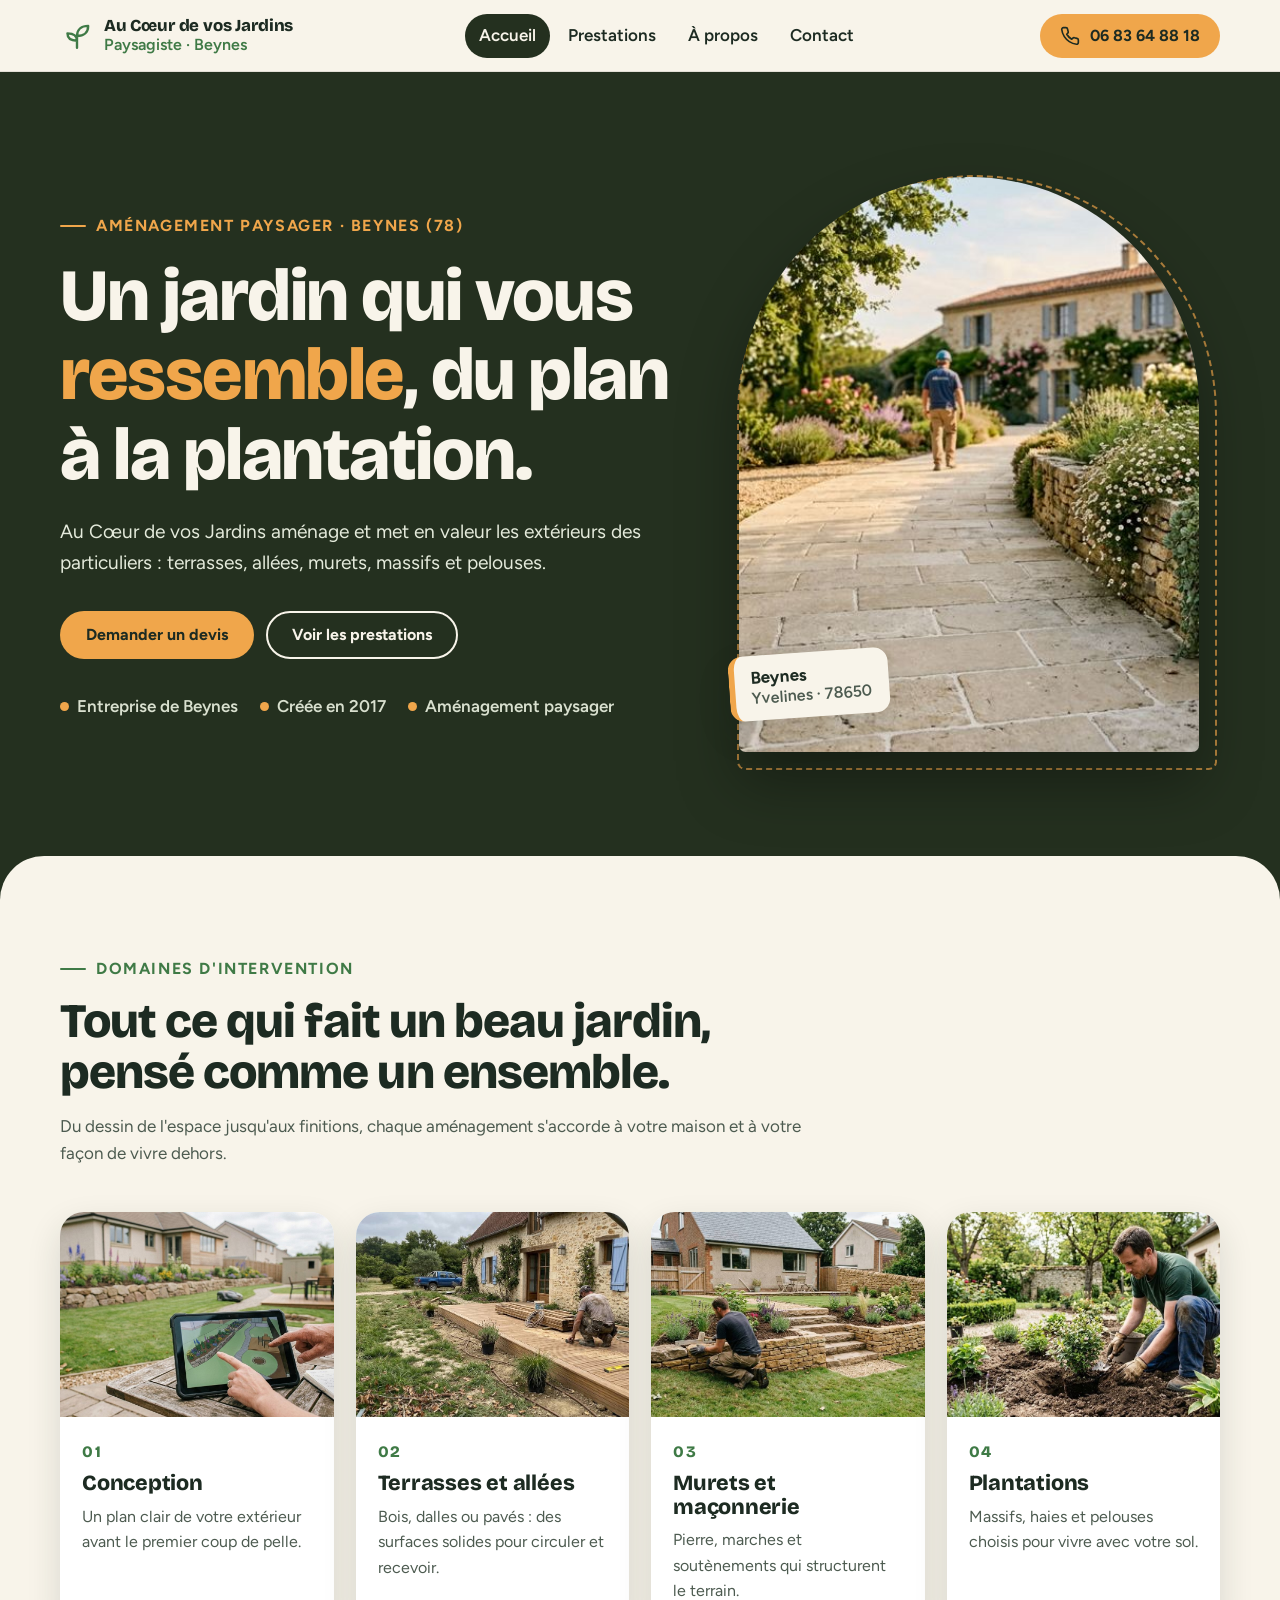
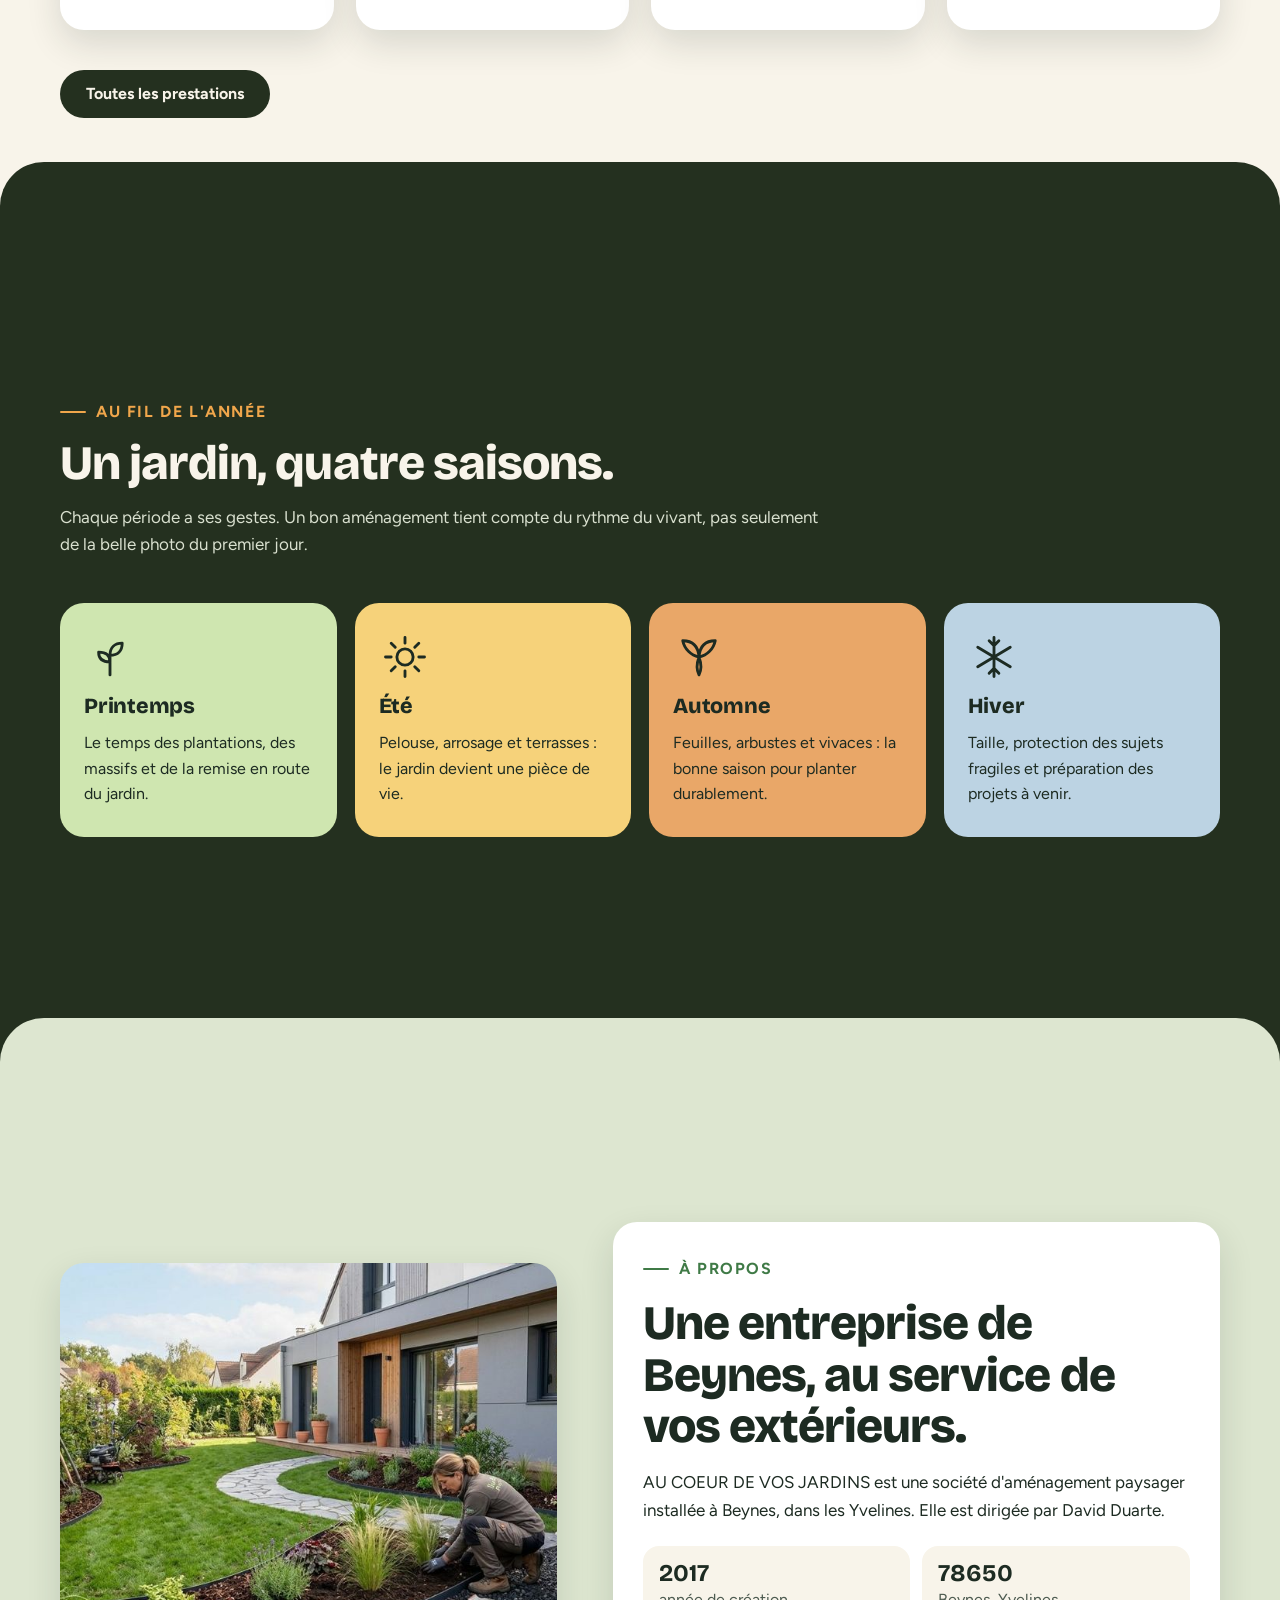
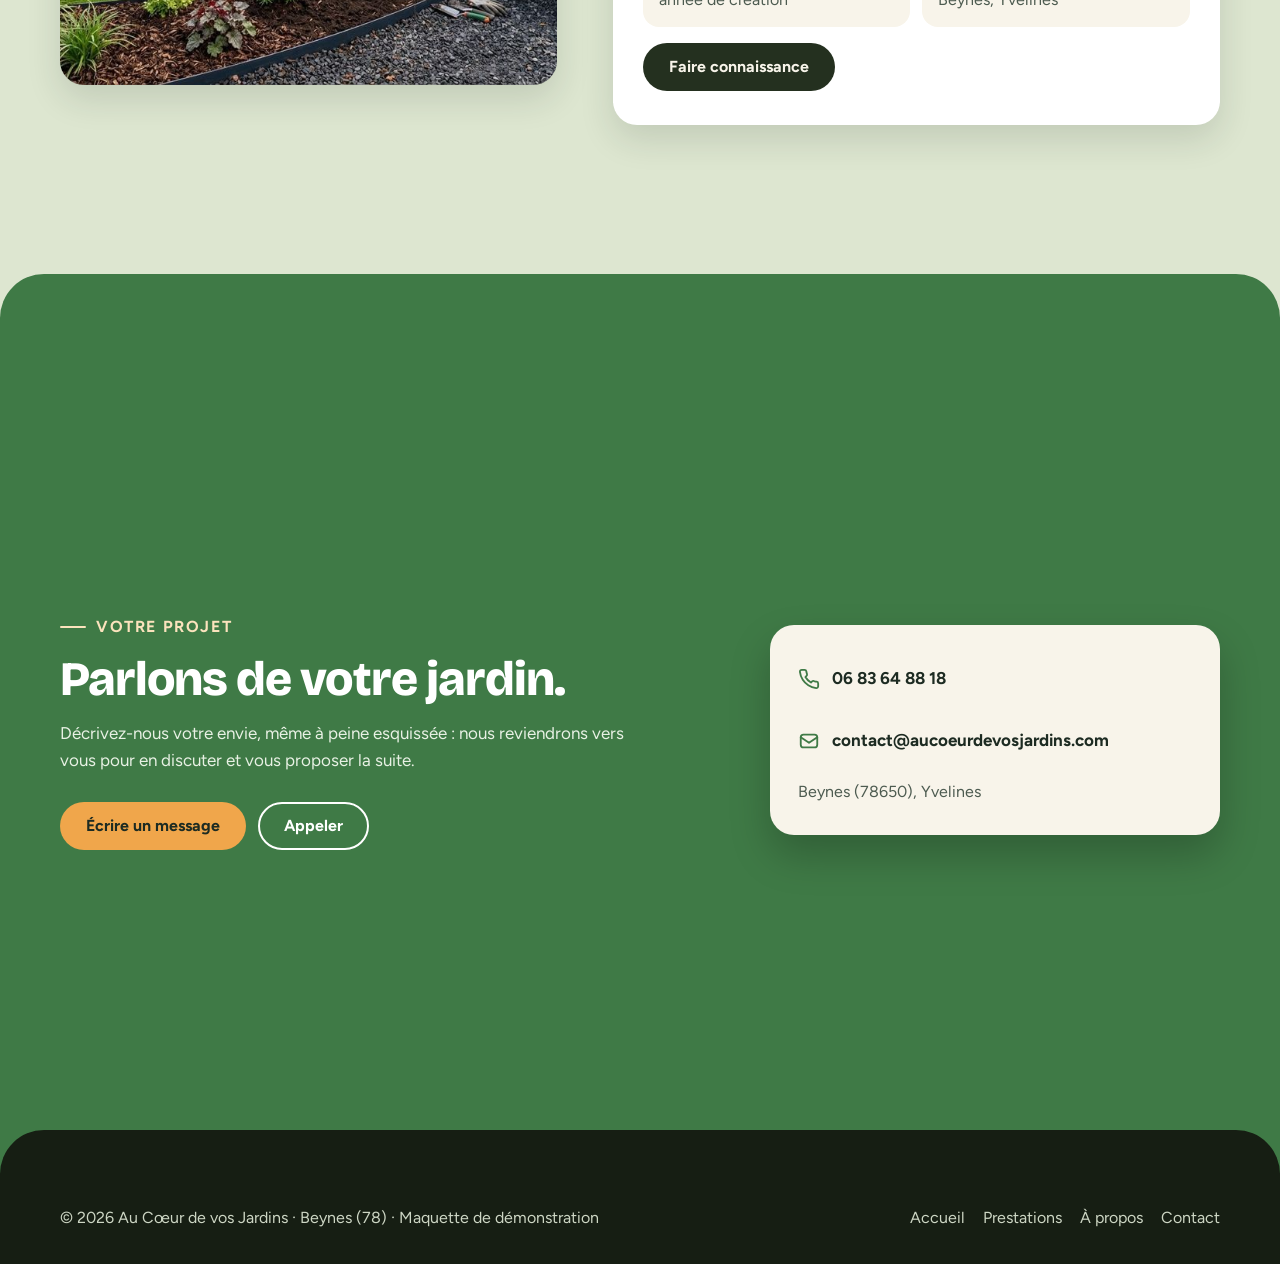
<file: index.html>
<!doctype html>
<html lang="fr">
<head>
<meta charset="utf-8">
<meta name="viewport" content="width=device-width,initial-scale=1">
<title>Au Cœur de vos Jardins, paysagiste à Beynes (78) | Aménagement paysager</title>
<meta name="description" content="Au Cœur de vos Jardins, entreprise d'aménagement paysager à Beynes (78) : conception, terrasses, allées, murets et plantations pour votre jardin.">
<meta name="robots" content="noindex, nofollow">
<link rel="icon" href="images/favicon.svg" type="image/svg+xml">
<link rel="preconnect" href="https://fonts.googleapis.com"><link rel="preconnect" href="https://fonts.gstatic.com" crossorigin>
<link href="https://fonts.googleapis.com/css2?family=Bricolage+Grotesque:opsz,wght@12..96,700;12..96,800&family=Figtree:wght@400;600;700&display=swap" rel="stylesheet">
<link rel="stylesheet" href="css/style.css">
</head>
<body>
<a class="skip" href="#contenu">Aller au contenu</a>
<header class="top">
  <div class="wrap">
    <a class="logo" href="https://webaunet.github.io/au-coeur-de-vos-jardins/" aria-label="Au Cœur de vos Jardins, accueil"><svg viewBox="0 0 64 64" aria-hidden="true"><path d="M32 54V32M32 32C32 19 41 13 53 13c0 12-8 19-21 19ZM32 41C32 31 25 27 14 27c0 10 7 14 18 14Z" fill="none" stroke="#3f7a46" stroke-width="4.5" stroke-linecap="round" stroke-linejoin="round"/></svg><span>Au Cœur de vos Jardins<small>Paysagiste · Beynes</small></span></a>
    <nav class="nav" aria-label="Navigation principale"><a href="index.html" aria-current="page">Accueil</a><a href="prestations.html">Prestations</a><a href="a-propos.html">À propos</a><a href="contact.html">Contact</a></nav>
    <div class="top-actions">
      <a class="btn btn-apricot call" href="tel:+33683648818"><svg viewBox="0 0 24 24" fill="none" stroke="currentColor" stroke-width="2" stroke-linecap="round" stroke-linejoin="round" aria-hidden="true"><path d="M22 16.9v3a2 2 0 0 1-2.2 2 19.8 19.8 0 0 1-8.6-3.1 19.5 19.5 0 0 1-6-6A19.8 19.8 0 0 1 2.1 4.2 2 2 0 0 1 4.1 2h3a2 2 0 0 1 2 1.7c.1 1 .4 1.9.7 2.8a2 2 0 0 1-.5 2.1L8.1 9.9a16 16 0 0 0 6 6l1.3-1.3a2 2 0 0 1 2.1-.4c.9.3 1.8.6 2.8.7a2 2 0 0 1 1.7 2Z"/></svg><span>06 83 64 88 18</span></a>
      <button class="burger" type="button" aria-expanded="false" aria-controls="menu" aria-label="Ouvrir le menu"><svg class="b" viewBox="0 0 24 24" fill="none" stroke="currentColor" stroke-width="2.4" stroke-linecap="round"><path d="M4 7h16M4 12h16M4 17h16"/></svg><svg class="x" viewBox="0 0 24 24" fill="none" stroke="currentColor" stroke-width="2.4" stroke-linecap="round"><path d="m6 6 12 12M18 6 6 18"/></svg></button>
    </div>
  </div>
  <nav class="menu" id="menu" aria-label="Menu mobile"><a href="index.html" aria-current="page">Accueil</a><a href="prestations.html">Prestations</a><a href="a-propos.html">À propos</a><a href="contact.html">Contact</a></nav>
</header>
<main id="contenu">
<section class="hero">
  <div class="wrap">
    <div>
      <span class="eyebrow">Aménagement paysager · Beynes (78)</span>
      <h1 style="margin-top:18px">Un jardin qui vous <em>ressemble</em>, du plan à la plantation.</h1>
      <p class="lead">Au Cœur de vos Jardins aménage et met en valeur les extérieurs des particuliers : terrasses, allées, murets, massifs et pelouses.</p>
      <div class="cta">
        <a class="btn btn-apricot" href="contact.html">Demander un devis</a>
        <a class="btn btn-line" href="prestations.html">Voir les prestations</a>
      </div>
      <ul class="hero-pts"><li>Entreprise de Beynes</li><li>Créée en 2017</li><li>Aménagement paysager</li></ul>
    </div>
    <div class="arch">
      <img src="images/allee-paves.jpg" width="1000" height="545" alt="Allée dallée bordée d'un muret en pierre et de massifs fleuris, devant une maison" fetchpriority="high">
      <div class="tag">Beynes<small>Yvelines · 78650</small></div>
    </div>
  </div>
</section>

<section class="band band-cream" id="prestations">
  <div class="wrap">
    <div class="sec-head">
      <span class="eyebrow">Domaines d'intervention</span>
      <h2>Tout ce qui fait un beau jardin, pensé comme un ensemble.</h2>
      <p>Du dessin de l'espace jusqu'aux finitions, chaque aménagement s'accorde à votre maison et à votre façon de vivre dehors.</p>
    </div>
    <div class="cards">
      <article class="card"><img src="images/conception-chantier.jpg" width="1000" height="545" loading="lazy" alt="Deux personnes consultant un plan de jardin sur une tablette, avec un jardin aménagé en arrière-plan"><div class="in"><span class="n">01</span><h3>Conception</h3><p>Un plan clair de votre extérieur avant le premier coup de pelle.</p></div></article>
      <article class="card"><img src="images/terrasse-bois.jpg" width="1000" height="545" loading="lazy" alt="Pose d'une terrasse en bois devant une maison en pierre"><div class="in"><span class="n">02</span><h3>Terrasses et allées</h3><p>Bois, dalles ou pavés : des surfaces solides pour circuler et recevoir.</p></div></article>
      <article class="card"><img src="images/maconnerie.jpg" width="1000" height="545" loading="lazy" alt="Muret en pierre sèche en cours de montage autour d'un escalier de jardin"><div class="in"><span class="n">03</span><h3>Murets et maçonnerie</h3><p>Pierre, marches et soutènements qui structurent le terrain.</p></div></article>
      <article class="card"><img src="images/plantation.jpg" width="1000" height="545" loading="lazy" alt="Jardinier plantant un végétal dans un massif de vivaces"><div class="in"><span class="n">04</span><h3>Plantations</h3><p>Massifs, haies et pelouses choisis pour vivre avec votre sol.</p></div></article>
    </div>
    <div class="more"><a class="btn btn-dark" href="prestations.html">Toutes les prestations</a></div>
  </div>
</section>

<section class="band band-moss" id="saisons">
  <div class="wrap">
    <div class="sec-head">
      <span class="eyebrow">Au fil de l'année</span>
      <h2>Un jardin, quatre saisons.</h2>
      <p>Chaque période a ses gestes. Un bon aménagement tient compte du rythme du vivant, pas seulement de la belle photo du premier jour.</p>
    </div>
    <div class="seasons">
      <div class="season s1"><svg viewBox="0 0 64 64" fill="none" stroke="#1d2b22" stroke-width="3.5" stroke-linecap="round" stroke-linejoin="round" aria-hidden="true"><path d="M32 54V30M32 30c0-10 6-15 15-15 0 9-5 15-15 15ZM32 38c0-8-5-12-14-12 0 8 5 12 14 12Z"/></svg><h3>Printemps</h3><p>Le temps des plantations, des massifs et de la remise en route du jardin.</p></div>
      <div class="season s2"><svg viewBox="0 0 64 64" fill="none" stroke="#1d2b22" stroke-width="3.5" stroke-linecap="round" aria-hidden="true"><circle cx="32" cy="32" r="10"/><path d="M32 8v7M32 49v7M8 32h7M49 32h7M15 15l5 5M44 44l5 5M49 15l-5 5M20 44l-5 5"/></svg><h3>Été</h3><p>Pelouse, arrosage et terrasses : le jardin devient une pièce de vie.</p></div>
      <div class="season s3"><svg viewBox="0 0 64 64" fill="none" stroke="#1d2b22" stroke-width="3.5" stroke-linecap="round" stroke-linejoin="round" aria-hidden="true"><path d="M32 54c-3-6-3-14 0-22 3 8 3 16 0 22ZM32 32C22 30 14 22 12 12c11 0 19 6 20 20ZM32 32c10-2 18-10 20-20-11 0-19 6-20 20Z"/></svg><h3>Automne</h3><p>Feuilles, arbustes et vivaces : la bonne saison pour planter durablement.</p></div>
      <div class="season s4"><svg viewBox="0 0 64 64" fill="none" stroke="#1d2b22" stroke-width="3.5" stroke-linecap="round" aria-hidden="true"><path d="M32 8v48M12 20l40 24M12 44l40-24M26 12l6 6 6-6M26 52l6-6 6 6"/></svg><h3>Hiver</h3><p>Taille, protection des sujets fragiles et préparation des projets à venir.</p></div>
    </div>
  </div>
</section>

<section class="band band-sage" id="a-propos">
  <div class="wrap about">
    <div class="about-photo"><img src="images/creation.jpg" width="1000" height="545" loading="lazy" alt="Jardinier travaillant un massif au bord d'une pelouse sinueuse devant une maison contemporaine"></div>
    <div class="about-card">
      <span class="eyebrow">À propos</span>
      <h2>Une entreprise de Beynes, au service de vos extérieurs.</h2>
      <p>AU COEUR DE VOS JARDINS est une société d'aménagement paysager installée à Beynes, dans les Yvelines. Elle est dirigée par David Duarte.</p>
      <div class="facts"><div class="fact"><b>2017</b><span>année de création</span></div><div class="fact"><b>78650</b><span>Beynes, Yvelines</span></div></div>
      <a class="btn btn-dark" href="a-propos.html" style="justify-self:start">Faire connaissance</a>
    </div>
  </div>
</section>

<section class="band band-leaf" id="contact">
  <div class="wrap cta-band">
    <div>
      <span class="eyebrow">Votre projet</span>
      <h2 style="margin-top:14px">Parlons de votre jardin.</h2>
      <p>Décrivez-nous votre envie, même à peine esquissée : nous reviendrons vers vous pour en discuter et vous proposer la suite.</p>
      <div class="cta" style="margin-top:28px"><a class="btn btn-apricot" href="contact.html">Écrire un message</a><a class="btn btn-line" href="tel:+33683648818">Appeler</a></div>
    </div>
    <div class="cta-card">
      <a class="line" href="tel:+33683648818"><svg viewBox="0 0 24 24" fill="none" stroke="currentColor" stroke-width="2" stroke-linecap="round" stroke-linejoin="round" aria-hidden="true"><path d="M22 16.9v3a2 2 0 0 1-2.2 2 19.8 19.8 0 0 1-8.6-3.1 19.5 19.5 0 0 1-6-6A19.8 19.8 0 0 1 2.1 4.2 2 2 0 0 1 4.1 2h3a2 2 0 0 1 2 1.7c.1 1 .4 1.9.7 2.8a2 2 0 0 1-.5 2.1L8.1 9.9a16 16 0 0 0 6 6l1.3-1.3a2 2 0 0 1 2.1-.4c.9.3 1.8.6 2.8.7a2 2 0 0 1 1.7 2Z"/></svg>06 83 64 88 18</a>
      <a class="line" href="mailto:contact@aucoeurdevosjardins.com"><svg viewBox="0 0 24 24" fill="none" stroke="currentColor" stroke-width="2" stroke-linecap="round" stroke-linejoin="round" aria-hidden="true"><rect x="3" y="5" width="18" height="14" rx="3"/><path d="m3 8 9 6 9-6"/></svg>contact@aucoeurdevosjardins.com</a>
      <p style="color:var(--muted);margin:0;font-size:1rem">Beynes (78650), Yvelines</p>
    </div>
  </div>
</section>
</main>
<footer class="foot">
  <div class="wrap">
    <span>© <span id="an">2026</span> Au Cœur de vos Jardins · Beynes (78) · Maquette de démonstration</span>
    <nav aria-label="Pied de page"><a href="index.html">Accueil</a><a href="prestations.html">Prestations</a><a href="a-propos.html">À propos</a><a href="contact.html">Contact</a></nav>
  </div>
</footer>
<script src="js/main.js"></script>
</body>
</html>
</file>
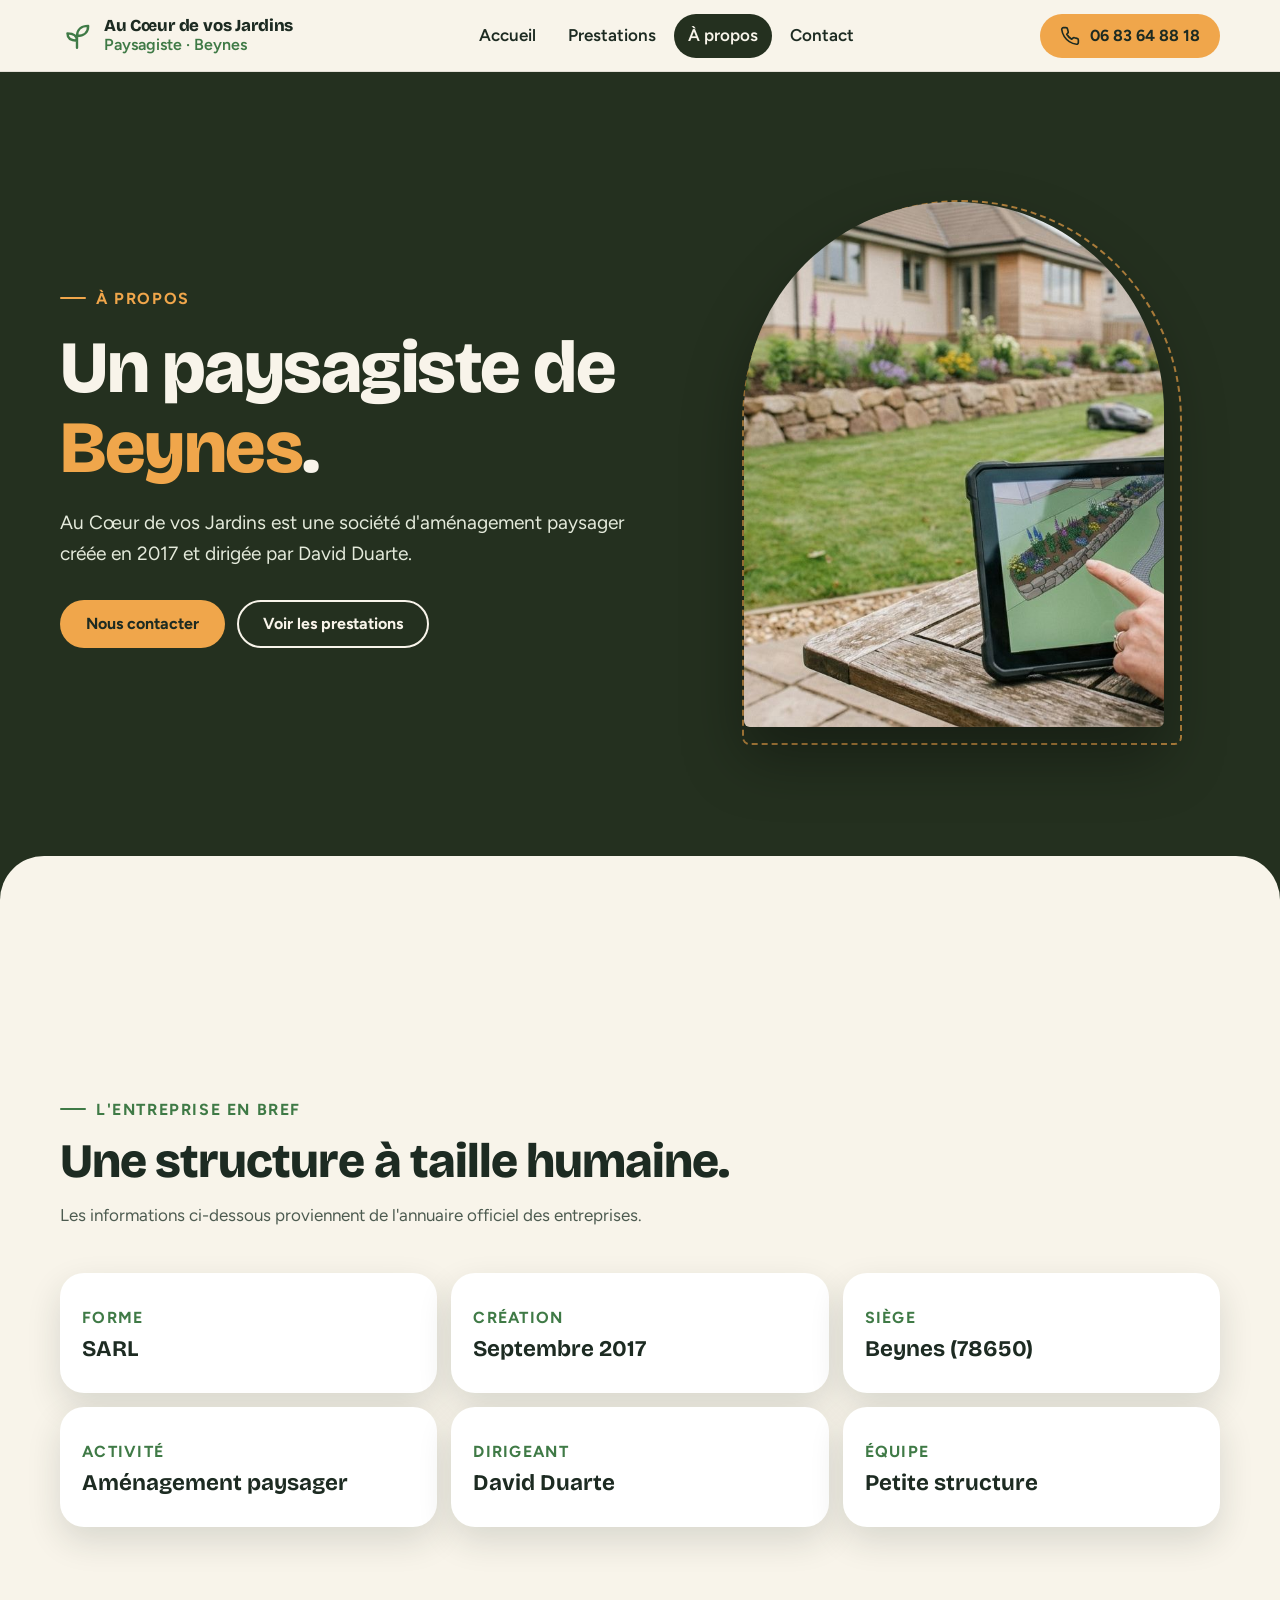
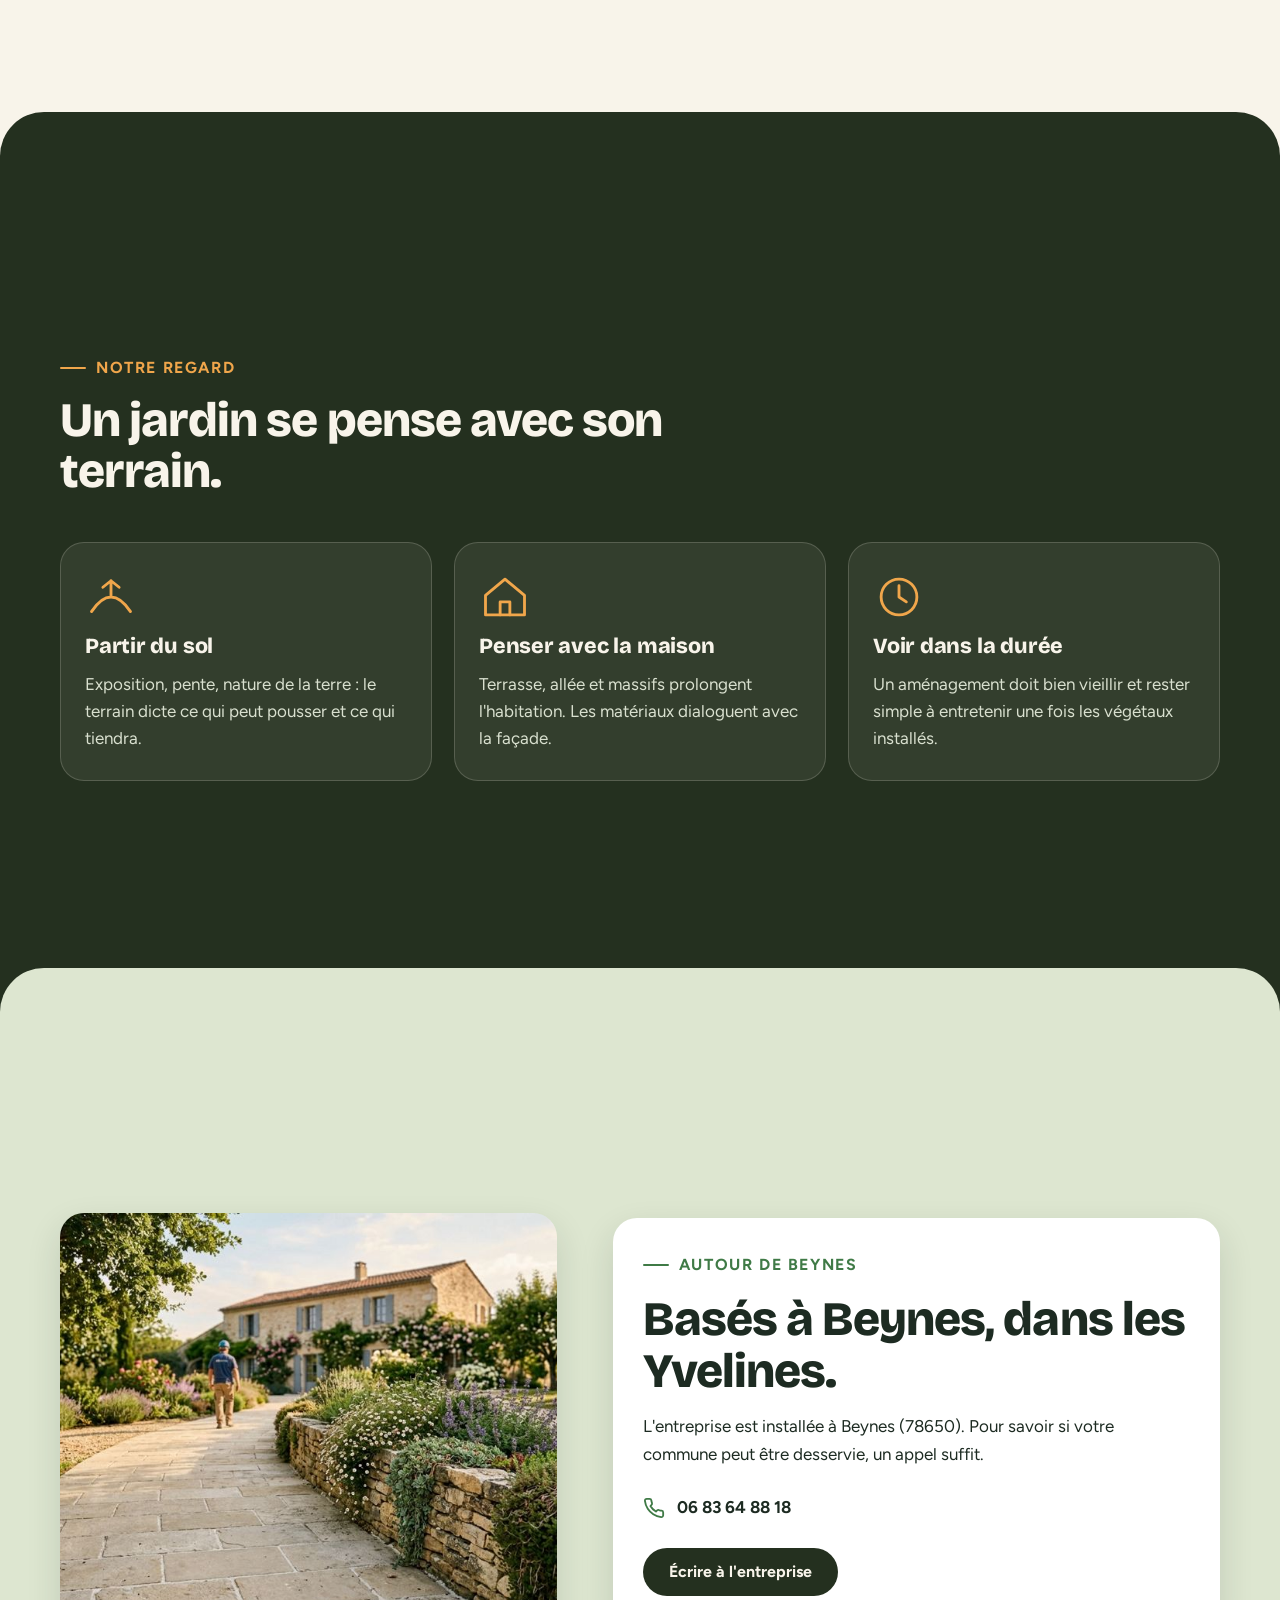
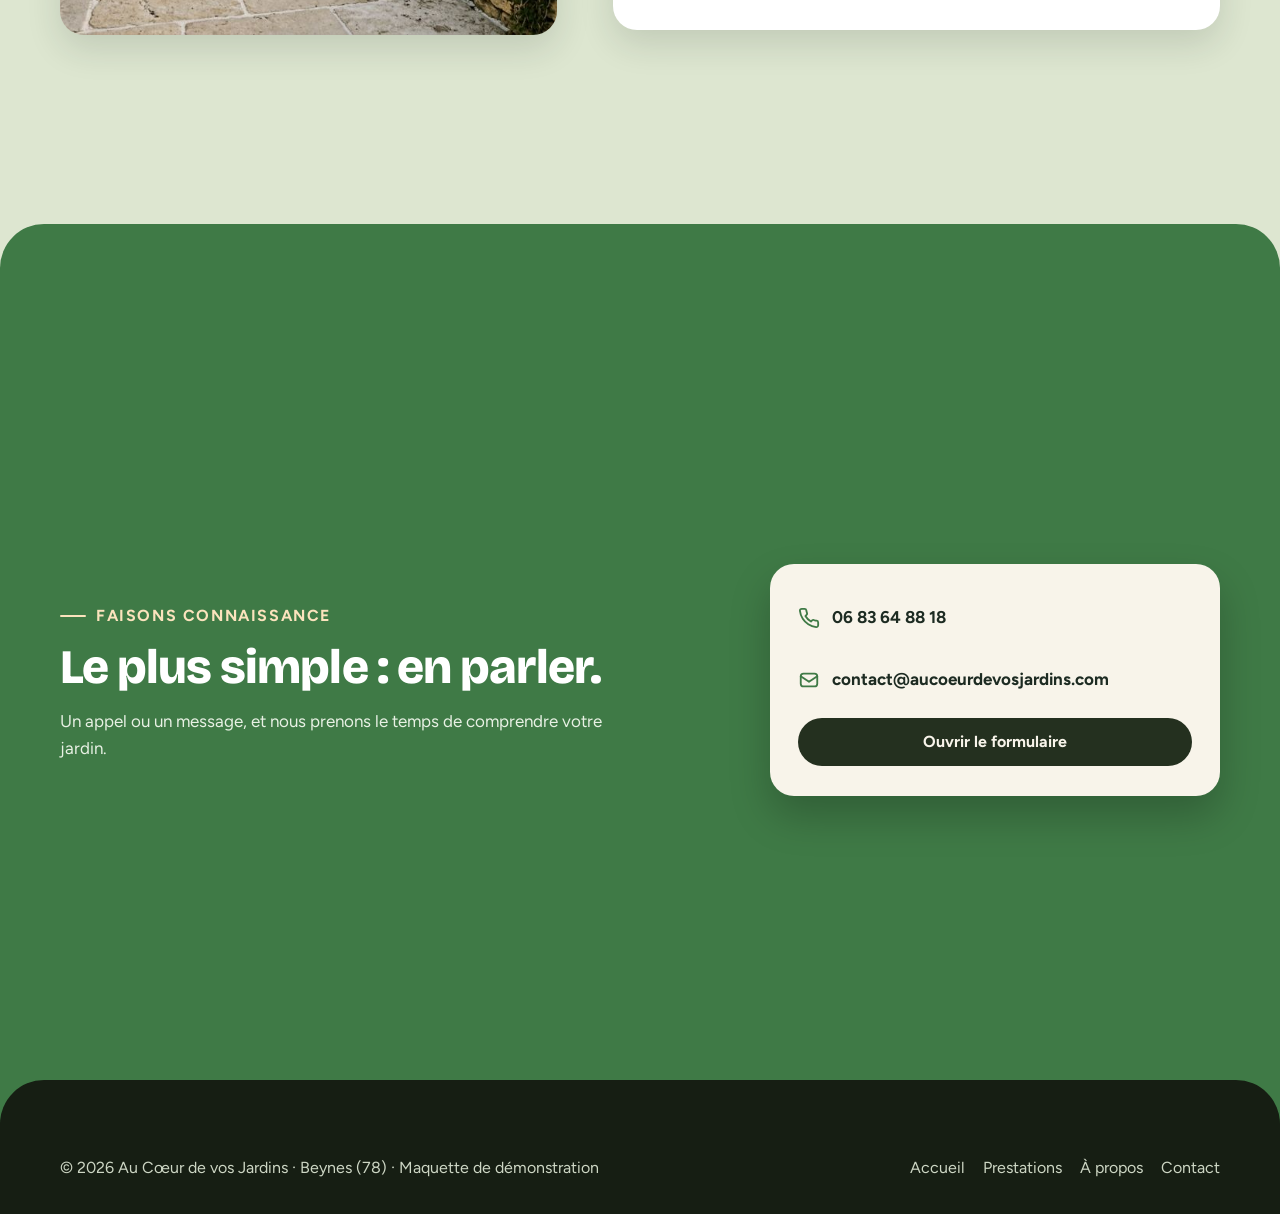
<file: a-propos.html>
<!doctype html>
<html lang="fr">
<head>
<meta charset="utf-8">
<meta name="viewport" content="width=device-width,initial-scale=1">
<title>À propos | Au Cœur de vos Jardins, paysagiste à Beynes (78)</title>
<meta name="description" content="Au Cœur de vos Jardins, société d'aménagement paysager créée en 2017 à Beynes (78), dirigée par David Duarte.">
<meta name="robots" content="noindex, nofollow">
<link rel="icon" href="images/favicon.svg" type="image/svg+xml">
<link rel="preconnect" href="https://fonts.googleapis.com"><link rel="preconnect" href="https://fonts.gstatic.com" crossorigin>
<link href="https://fonts.googleapis.com/css2?family=Bricolage+Grotesque:opsz,wght@12..96,700;12..96,800&family=Figtree:wght@400;600;700&display=swap" rel="stylesheet">
<link rel="stylesheet" href="css/style.css">
</head>
<body>
<a class="skip" href="#contenu">Aller au contenu</a>
<header class="top">
  <div class="wrap">
    <a class="logo" href="https://webaunet.github.io/au-coeur-de-vos-jardins/" aria-label="Au Cœur de vos Jardins, accueil"><svg viewBox="0 0 64 64" aria-hidden="true"><path d="M32 54V32M32 32C32 19 41 13 53 13c0 12-8 19-21 19ZM32 41C32 31 25 27 14 27c0 10 7 14 18 14Z" fill="none" stroke="#3f7a46" stroke-width="4.5" stroke-linecap="round" stroke-linejoin="round"/></svg><span>Au Cœur de vos Jardins<small>Paysagiste · Beynes</small></span></a>
    <nav class="nav" aria-label="Navigation principale"><a href="index.html">Accueil</a><a href="prestations.html">Prestations</a><a href="a-propos.html" aria-current="page">À propos</a><a href="contact.html">Contact</a></nav>
    <div class="top-actions">
      <a class="btn btn-apricot call" href="tel:+33683648818"><svg viewBox="0 0 24 24" fill="none" stroke="currentColor" stroke-width="2" stroke-linecap="round" stroke-linejoin="round" aria-hidden="true"><path d="M22 16.9v3a2 2 0 0 1-2.2 2 19.8 19.8 0 0 1-8.6-3.1 19.5 19.5 0 0 1-6-6A19.8 19.8 0 0 1 2.1 4.2 2 2 0 0 1 4.1 2h3a2 2 0 0 1 2 1.7c.1 1 .4 1.9.7 2.8a2 2 0 0 1-.5 2.1L8.1 9.9a16 16 0 0 0 6 6l1.3-1.3a2 2 0 0 1 2.1-.4c.9.3 1.8.6 2.8.7a2 2 0 0 1 1.7 2Z"/></svg><span>06 83 64 88 18</span></a>
      <button class="burger" type="button" aria-expanded="false" aria-controls="menu" aria-label="Ouvrir le menu"><svg class="b" viewBox="0 0 24 24" fill="none" stroke="currentColor" stroke-width="2.4" stroke-linecap="round"><path d="M4 7h16M4 12h16M4 17h16"/></svg><svg class="x" viewBox="0 0 24 24" fill="none" stroke="currentColor" stroke-width="2.4" stroke-linecap="round"><path d="m6 6 12 12M18 6 6 18"/></svg></button>
    </div>
  </div>
  <nav class="menu" id="menu" aria-label="Menu mobile"><a href="index.html">Accueil</a><a href="prestations.html">Prestations</a><a href="a-propos.html" aria-current="page">À propos</a><a href="contact.html">Contact</a></nav>
</header>
<main id="contenu">
<section class="page-head">
  <div class="wrap ph-grid">
    <div>
      <span class="eyebrow">À propos</span>
      <h1 style="margin-top:18px">Un paysagiste de <em>Beynes</em>.</h1>
      <p class="lead">Au Cœur de vos Jardins est une société d'aménagement paysager créée en 2017 et dirigée par David Duarte.</p>
      <div class="cta"><a class="btn btn-apricot" href="contact.html">Nous contacter</a><a class="btn btn-line" href="prestations.html">Voir les prestations</a></div>
    </div>
    <div class="arch"><img src="images/conception-chantier.jpg" width="1000" height="545" alt="Deux personnes consultant le plan d'un jardin sur une tablette" fetchpriority="high"></div>
  </div>
</section>

<section class="band band-cream" id="en-bref">
  <div class="wrap">
    <div class="sec-head"><span class="eyebrow">L'entreprise en bref</span><h2>Une structure à taille humaine.</h2><p>Les informations ci-dessous proviennent de l'annuaire officiel des entreprises.</p></div>
    <div class="idcards">
      <div class="idc"><span>Forme</span><b>SARL</b></div>
      <div class="idc"><span>Création</span><b>Septembre 2017</b></div>
      <div class="idc"><span>Siège</span><b>Beynes (78650)</b></div>
      <div class="idc"><span>Activité</span><b>Aménagement paysager</b></div>
      <div class="idc"><span>Dirigeant</span><b>David Duarte</b></div>
      <div class="idc"><span>Équipe</span><b>Petite structure</b></div>
    </div>
  </div>
</section>

<section class="band band-moss" id="regard">
  <div class="wrap">
    <div class="sec-head"><span class="eyebrow">Notre regard</span><h2>Un jardin se pense avec son terrain.</h2></div>
    <div class="trio principles">
      <div class="pr"><svg viewBox="0 0 64 64" fill="none" stroke="#f0a64b" stroke-width="3.5" stroke-linecap="round" stroke-linejoin="round" aria-hidden="true"><path d="M8 50c8-12 16-18 24-18s16 6 24 18M32 32V12M22 20l10-8 10 8"/></svg><h3>Partir du sol</h3><p>Exposition, pente, nature de la terre : le terrain dicte ce qui peut pousser et ce qui tiendra.</p></div>
      <div class="pr"><svg viewBox="0 0 64 64" fill="none" stroke="#f0a64b" stroke-width="3.5" stroke-linecap="round" stroke-linejoin="round" aria-hidden="true"><path d="M8 30 32 10l24 20v24H8Z"/><path d="M26 54V38h12v16"/></svg><h3>Penser avec la maison</h3><p>Terrasse, allée et massifs prolongent l'habitation. Les matériaux dialoguent avec la façade.</p></div>
      <div class="pr"><svg viewBox="0 0 64 64" fill="none" stroke="#f0a64b" stroke-width="3.5" stroke-linecap="round" stroke-linejoin="round" aria-hidden="true"><circle cx="32" cy="32" r="22"/><path d="M32 18v14l9 6"/></svg><h3>Voir dans la durée</h3><p>Un aménagement doit bien vieillir et rester simple à entretenir une fois les végétaux installés.</p></div>
    </div>
  </div>
</section>

<section class="band band-sage" id="beynes">
  <div class="wrap about">
    <div class="about-photo"><img src="images/allee-paves.jpg" width="1000" height="545" alt="Allée dallée bordée d'un muret en pierre et de massifs devant une maison" loading="lazy"></div>
    <div class="about-card">
      <span class="eyebrow">Autour de Beynes</span>
      <h2>Basés à Beynes, dans les Yvelines.</h2>
      <p>L'entreprise est installée à Beynes (78650). Pour savoir si votre commune peut être desservie, un appel suffit.</p>
      <a class="line-link" href="tel:+33683648818"><svg viewBox="0 0 24 24" fill="none" stroke="currentColor" stroke-width="2" stroke-linecap="round" stroke-linejoin="round" aria-hidden="true"><path d="M22 16.9v3a2 2 0 0 1-2.2 2 19.8 19.8 0 0 1-8.6-3.1 19.5 19.5 0 0 1-6-6A19.8 19.8 0 0 1 2.1 4.2 2 2 0 0 1 4.1 2h3a2 2 0 0 1 2 1.7c.1 1 .4 1.9.7 2.8a2 2 0 0 1-.5 2.1L8.1 9.9a16 16 0 0 0 6 6l1.3-1.3a2 2 0 0 1 2.1-.4c.9.3 1.8.6 2.8.7a2 2 0 0 1 1.7 2Z"/></svg>06 83 64 88 18</a>
      <a class="btn btn-dark" href="contact.html" style="justify-self:start">Écrire à l'entreprise</a>
    </div>
  </div>
</section>

<section class="band band-leaf" id="rencontre">
  <div class="wrap cta-band">
    <div><span class="eyebrow">Faisons connaissance</span><h2 style="margin-top:14px">Le plus simple : en parler.</h2><p>Un appel ou un message, et nous prenons le temps de comprendre votre jardin.</p></div>
    <div class="cta-card"><a class="line" href="tel:+33683648818"><svg viewBox="0 0 24 24" fill="none" stroke="currentColor" stroke-width="2" stroke-linecap="round" stroke-linejoin="round" aria-hidden="true"><path d="M22 16.9v3a2 2 0 0 1-2.2 2 19.8 19.8 0 0 1-8.6-3.1 19.5 19.5 0 0 1-6-6A19.8 19.8 0 0 1 2.1 4.2 2 2 0 0 1 4.1 2h3a2 2 0 0 1 2 1.7c.1 1 .4 1.9.7 2.8a2 2 0 0 1-.5 2.1L8.1 9.9a16 16 0 0 0 6 6l1.3-1.3a2 2 0 0 1 2.1-.4c.9.3 1.8.6 2.8.7a2 2 0 0 1 1.7 2Z"/></svg>06 83 64 88 18</a><a class="line" href="mailto:contact@aucoeurdevosjardins.com"><svg viewBox="0 0 24 24" fill="none" stroke="currentColor" stroke-width="2" stroke-linecap="round" stroke-linejoin="round" aria-hidden="true"><rect x="3" y="5" width="18" height="14" rx="3"/><path d="m3 8 9 6 9-6"/></svg>contact@aucoeurdevosjardins.com</a><a class="btn btn-dark" href="contact.html">Ouvrir le formulaire</a></div>
  </div>
</section>
</main>
<footer class="foot">
  <div class="wrap">
    <span>© <span id="an">2026</span> Au Cœur de vos Jardins · Beynes (78) · Maquette de démonstration</span>
    <nav aria-label="Pied de page"><a href="index.html">Accueil</a><a href="prestations.html">Prestations</a><a href="a-propos.html">À propos</a><a href="contact.html">Contact</a></nav>
  </div>
</footer>
<script src="js/main.js"></script>
</body>
</html>
</file>
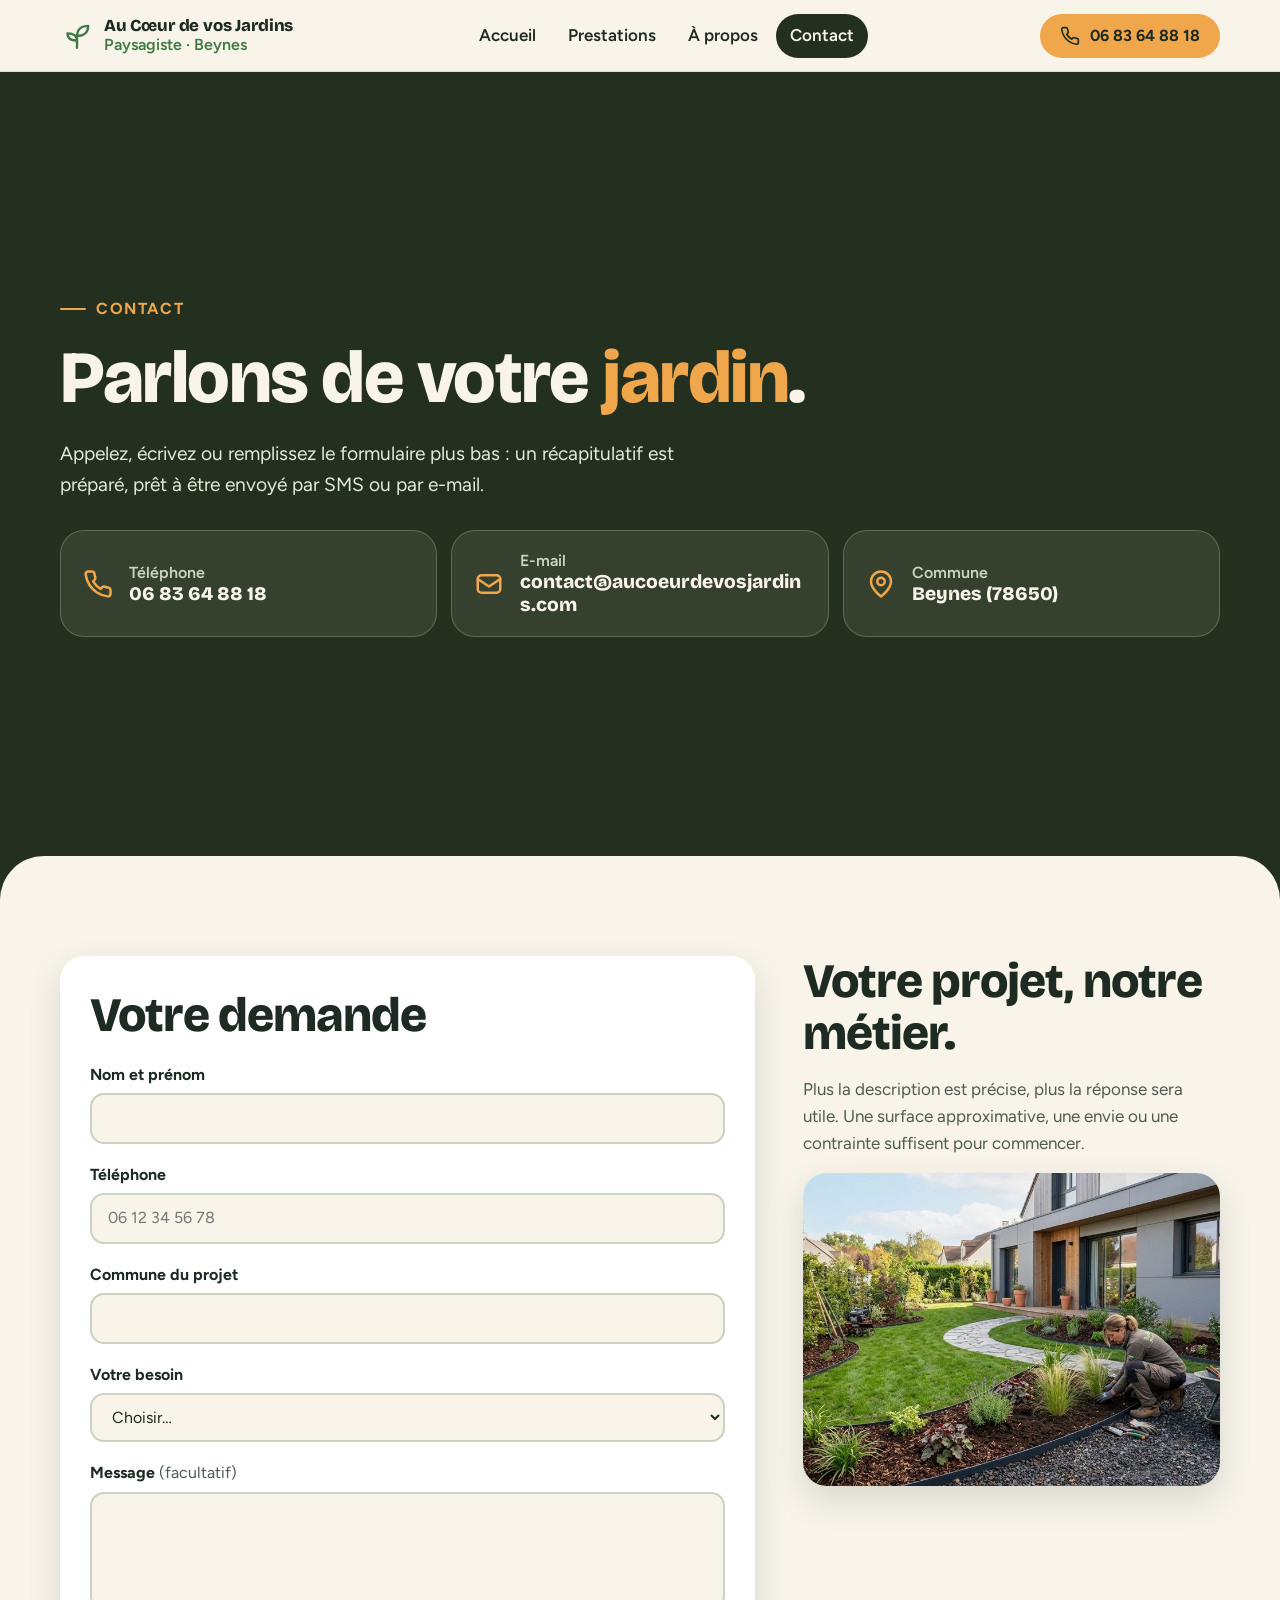
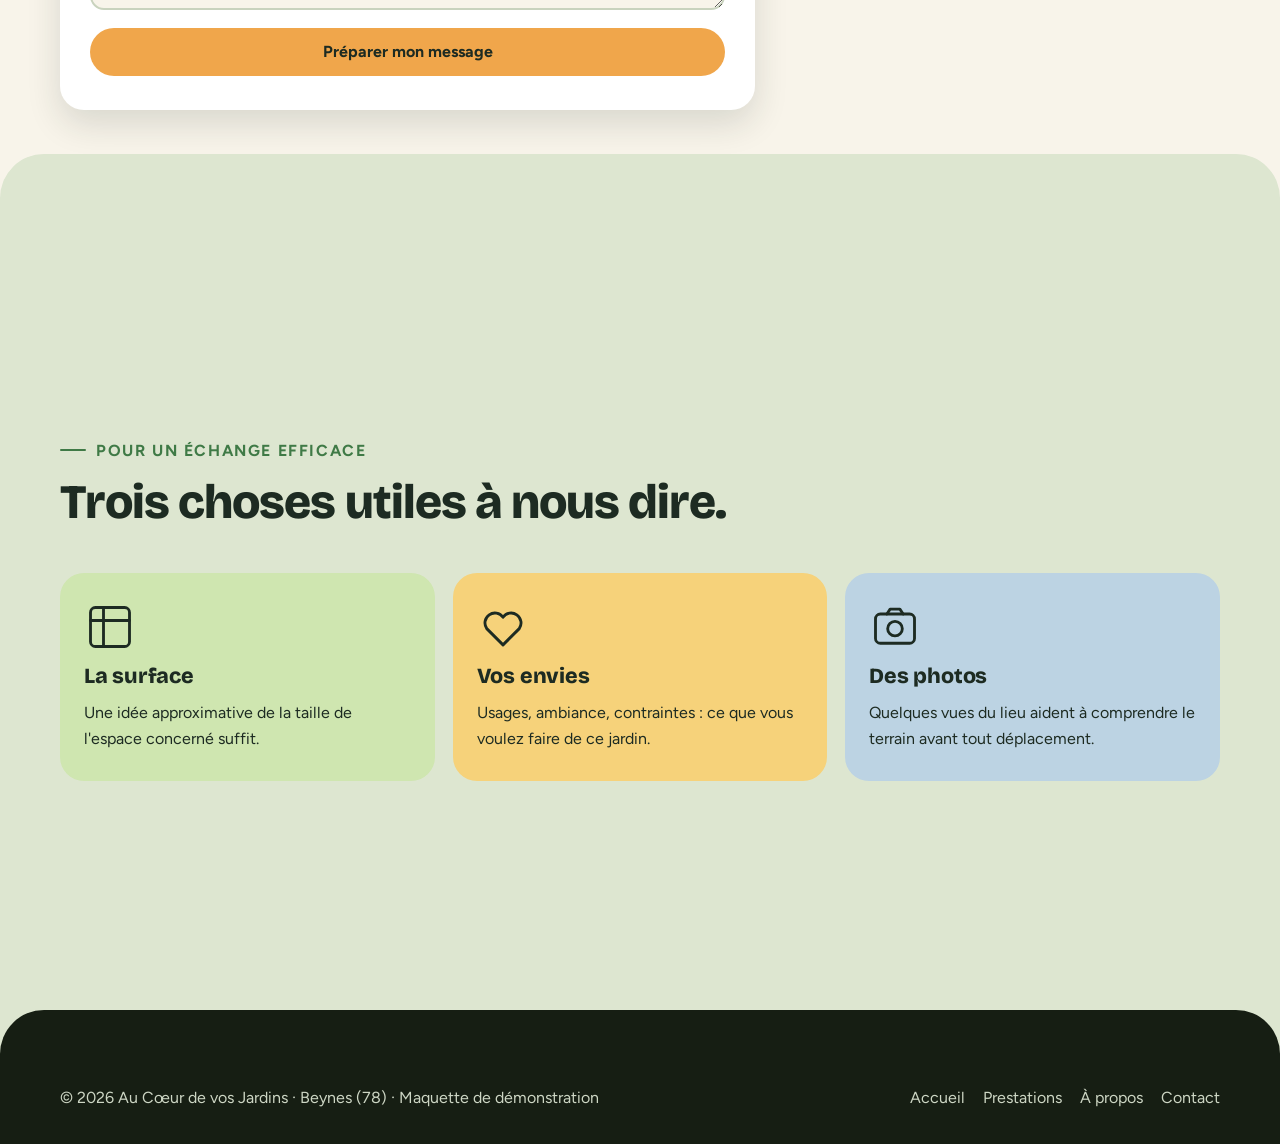
<file: contact.html>
<!doctype html>
<html lang="fr">
<head>
<meta charset="utf-8">
<meta name="viewport" content="width=device-width,initial-scale=1">
<title>Contact et devis | Au Cœur de vos Jardins, Beynes (78)</title>
<meta name="description" content="Contactez Au Cœur de vos Jardins à Beynes (78) : formulaire de demande, téléphone et e-mail pour votre projet de jardin.">
<meta name="robots" content="noindex, nofollow">
<link rel="icon" href="images/favicon.svg" type="image/svg+xml">
<link rel="preconnect" href="https://fonts.googleapis.com"><link rel="preconnect" href="https://fonts.gstatic.com" crossorigin>
<link href="https://fonts.googleapis.com/css2?family=Bricolage+Grotesque:opsz,wght@12..96,700;12..96,800&family=Figtree:wght@400;600;700&display=swap" rel="stylesheet">
<link rel="stylesheet" href="css/style.css">
</head>
<body>
<a class="skip" href="#contenu">Aller au contenu</a>
<header class="top">
  <div class="wrap">
    <a class="logo" href="https://webaunet.github.io/au-coeur-de-vos-jardins/" aria-label="Au Cœur de vos Jardins, accueil"><svg viewBox="0 0 64 64" aria-hidden="true"><path d="M32 54V32M32 32C32 19 41 13 53 13c0 12-8 19-21 19ZM32 41C32 31 25 27 14 27c0 10 7 14 18 14Z" fill="none" stroke="#3f7a46" stroke-width="4.5" stroke-linecap="round" stroke-linejoin="round"/></svg><span>Au Cœur de vos Jardins<small>Paysagiste · Beynes</small></span></a>
    <nav class="nav" aria-label="Navigation principale"><a href="index.html">Accueil</a><a href="prestations.html">Prestations</a><a href="a-propos.html">À propos</a><a href="contact.html" aria-current="page">Contact</a></nav>
    <div class="top-actions">
      <a class="btn btn-apricot call" href="tel:+33683648818"><svg viewBox="0 0 24 24" fill="none" stroke="currentColor" stroke-width="2" stroke-linecap="round" stroke-linejoin="round" aria-hidden="true"><path d="M22 16.9v3a2 2 0 0 1-2.2 2 19.8 19.8 0 0 1-8.6-3.1 19.5 19.5 0 0 1-6-6A19.8 19.8 0 0 1 2.1 4.2 2 2 0 0 1 4.1 2h3a2 2 0 0 1 2 1.7c.1 1 .4 1.9.7 2.8a2 2 0 0 1-.5 2.1L8.1 9.9a16 16 0 0 0 6 6l1.3-1.3a2 2 0 0 1 2.1-.4c.9.3 1.8.6 2.8.7a2 2 0 0 1 1.7 2Z"/></svg><span>06 83 64 88 18</span></a>
      <button class="burger" type="button" aria-expanded="false" aria-controls="menu" aria-label="Ouvrir le menu"><svg class="b" viewBox="0 0 24 24" fill="none" stroke="currentColor" stroke-width="2.4" stroke-linecap="round"><path d="M4 7h16M4 12h16M4 17h16"/></svg><svg class="x" viewBox="0 0 24 24" fill="none" stroke="currentColor" stroke-width="2.4" stroke-linecap="round"><path d="m6 6 12 12M18 6 6 18"/></svg></button>
    </div>
  </div>
  <nav class="menu" id="menu" aria-label="Menu mobile"><a href="index.html">Accueil</a><a href="prestations.html">Prestations</a><a href="a-propos.html">À propos</a><a href="contact.html" aria-current="page">Contact</a></nav>
</header>
<main id="contenu">
<section class="page-head compact">
  <div class="wrap">
    <span class="eyebrow">Contact</span>
    <h1 style="margin-top:18px">Parlons de votre <em>jardin</em>.</h1>
    <p class="lead">Appelez, écrivez ou remplissez le formulaire plus bas : un récapitulatif est préparé, prêt à être envoyé par SMS ou par e-mail.</p>
    <div class="tiles">
      <a class="tile" href="tel:+33683648818"><svg viewBox="0 0 24 24" fill="none" stroke="currentColor" stroke-width="2" stroke-linecap="round" stroke-linejoin="round" aria-hidden="true"><path d="M22 16.9v3a2 2 0 0 1-2.2 2 19.8 19.8 0 0 1-8.6-3.1 19.5 19.5 0 0 1-6-6A19.8 19.8 0 0 1 2.1 4.2 2 2 0 0 1 4.1 2h3a2 2 0 0 1 2 1.7c.1 1 .4 1.9.7 2.8a2 2 0 0 1-.5 2.1L8.1 9.9a16 16 0 0 0 6 6l1.3-1.3a2 2 0 0 1 2.1-.4c.9.3 1.8.6 2.8.7a2 2 0 0 1 1.7 2Z"/></svg><span><small>Téléphone</small>06 83 64 88 18</span></a>
      <a class="tile" href="mailto:contact@aucoeurdevosjardins.com"><svg viewBox="0 0 24 24" fill="none" stroke="currentColor" stroke-width="2" stroke-linecap="round" stroke-linejoin="round" aria-hidden="true"><rect x="3" y="5" width="18" height="14" rx="3"/><path d="m3 8 9 6 9-6"/></svg><span><small>E-mail</small>contact@aucoeurdevosjardins.com</span></a>
      <div class="tile"><svg viewBox="0 0 24 24" fill="none" stroke="currentColor" stroke-width="2" stroke-linecap="round" stroke-linejoin="round" aria-hidden="true"><path d="M20 10c0 6-8 12-8 12S4 16 4 10a8 8 0 0 1 16 0Z"/><circle cx="12" cy="10" r="3"/></svg><span><small>Commune</small>Beynes (78650)</span></div>
    </div>
  </div>
</section>

<section class="band band-cream" id="formulaire">
  <div class="wrap contact-grid">
    <div class="form-card">
      <h2>Votre demande</h2>
      <form id="devis" novalidate>
        <div class="field"><label for="nom">Nom et prénom</label><input id="nom" name="nom" type="text" autocomplete="name" required aria-describedby="err-nom"><p class="err" id="err-nom" role="alert"></p></div>
        <div class="field"><label for="tel">Téléphone</label><input id="tel" name="tel" type="tel" autocomplete="tel" inputmode="tel" required aria-describedby="err-tel" placeholder="06 12 34 56 78"><p class="err" id="err-tel" role="alert"></p></div>
        <div class="field"><label for="commune">Commune du projet</label><input id="commune" name="commune" type="text" autocomplete="address-level2" required aria-describedby="err-commune"><p class="err" id="err-commune" role="alert"></p></div>
        <div class="field"><label for="besoin">Votre besoin</label><select id="besoin" name="besoin" required aria-describedby="err-besoin"><option value="">Choisir…</option><option>Conception de jardin</option><option>Terrasse ou allée</option><option>Muret ou maçonnerie paysagère</option><option>Plantations et massifs</option><option>Pelouse, haies et entretien</option><option>Autre projet</option></select><p class="err" id="err-besoin" role="alert"></p></div>
        <div class="field"><label for="message">Message <span class="opt">(facultatif)</span></label><textarea id="message" name="message" rows="4"></textarea></div>
        <button class="btn btn-apricot full" type="submit">Préparer mon message</button>
      </form>
      <div class="recap" id="recap" hidden tabindex="-1">
        <h3>Votre message est prêt</h3>
        <p>Choisissez comment l'envoyer. Rien n'est transmis tant que vous n'avez pas envoyé le message vous-même.</p>
        <pre id="recap-text"></pre>
        <div class="cta">
          <a class="btn btn-dark" id="r-sms" href="sms:+33683648818">Envoyer par SMS</a>
          <a class="btn btn-dark" id="r-mail" href="mailto:contact@aucoeurdevosjardins.com">Envoyer par e-mail</a>
          <button class="btn btn-line dark" id="r-copy" type="button">Copier</button>
          <a class="btn btn-line dark" href="tel:+33683648818">Appeler</a>
        </div>
        <p class="ok" id="r-ok" role="status"></p>
      </div>
    </div>
    <aside class="side">
      <h2>Votre projet, notre métier.</h2>
      <p>Plus la description est précise, plus la réponse sera utile. Une surface approximative, une envie ou une contrainte suffisent pour commencer.</p>
      <div class="side-photo"><img src="images/creation.jpg" width="1000" height="545" alt="Jardinier au travail dans un massif devant une maison contemporaine" loading="lazy"></div>
    </aside>
  </div>
</section>

<section class="band band-sage" id="preparer">
  <div class="wrap">
    <div class="sec-head"><span class="eyebrow">Pour un échange efficace</span><h2>Trois choses utiles à nous dire.</h2></div>
    <div class="seasons three">
      <div class="season s1"><svg viewBox="0 0 64 64" fill="none" stroke="#1d2b22" stroke-width="3.5" stroke-linecap="round" stroke-linejoin="round" aria-hidden="true"><rect x="8" y="8" width="48" height="48" rx="6"/><path d="M8 24h48M24 8v48"/></svg><h3>La surface</h3><p>Une idée approximative de la taille de l'espace concerné suffit.</p></div>
      <div class="season s2"><svg viewBox="0 0 64 64" fill="none" stroke="#1d2b22" stroke-width="3.5" stroke-linecap="round" stroke-linejoin="round" aria-hidden="true"><path d="M32 54 12 34a12 12 0 0 1 20-14 12 12 0 0 1 20 14Z"/></svg><h3>Vos envies</h3><p>Usages, ambiance, contraintes : ce que vous voulez faire de ce jardin.</p></div>
      <div class="season s4"><svg viewBox="0 0 64 64" fill="none" stroke="#1d2b22" stroke-width="3.5" stroke-linecap="round" stroke-linejoin="round" aria-hidden="true"><rect x="8" y="16" width="48" height="36" rx="6"/><circle cx="32" cy="34" r="9"/><path d="M22 16l4-6h12l4 6"/></svg><h3>Des photos</h3><p>Quelques vues du lieu aident à comprendre le terrain avant tout déplacement.</p></div>
    </div>
  </div>
</section>
</main>
<footer class="foot">
  <div class="wrap">
    <span>© <span id="an">2026</span> Au Cœur de vos Jardins · Beynes (78) · Maquette de démonstration</span>
    <nav aria-label="Pied de page"><a href="index.html">Accueil</a><a href="prestations.html">Prestations</a><a href="a-propos.html">À propos</a><a href="contact.html">Contact</a></nav>
  </div>
</footer>
<script src="js/main.js"></script>
</body>
</html>
</file>
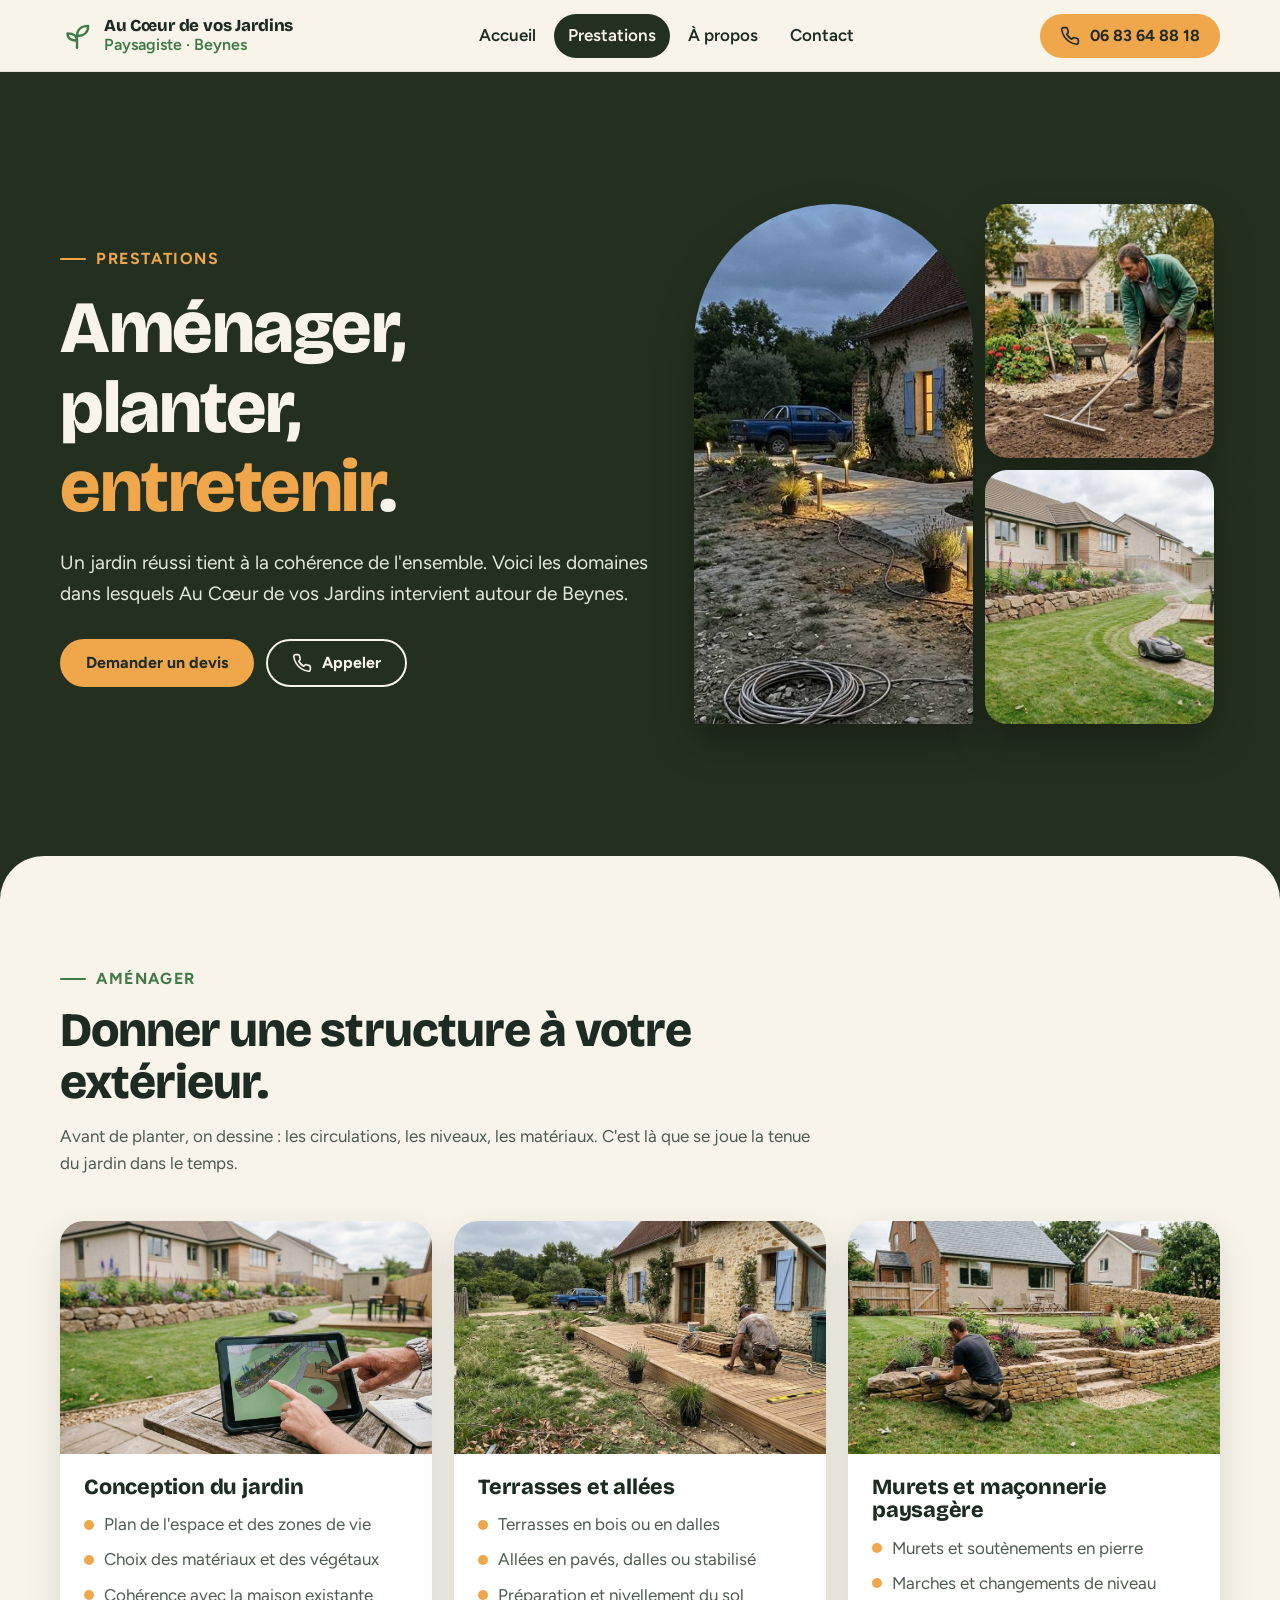
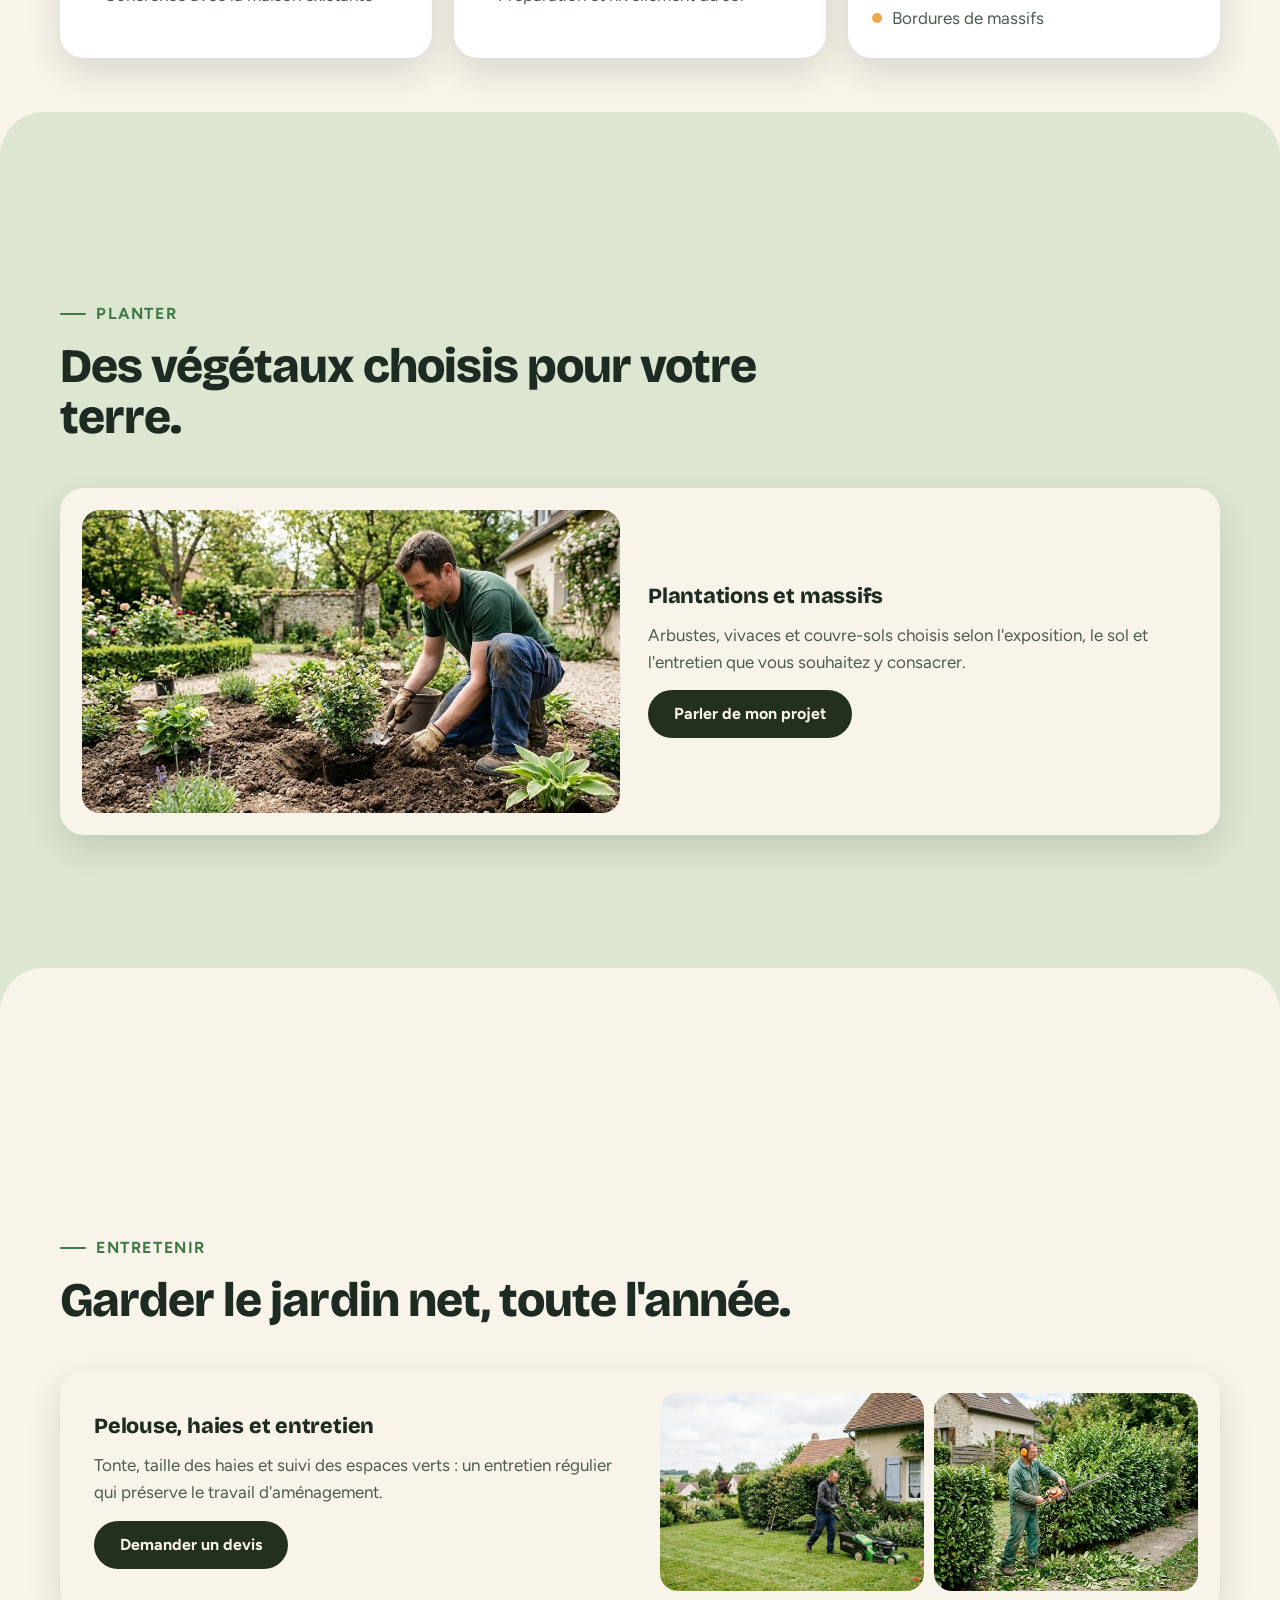
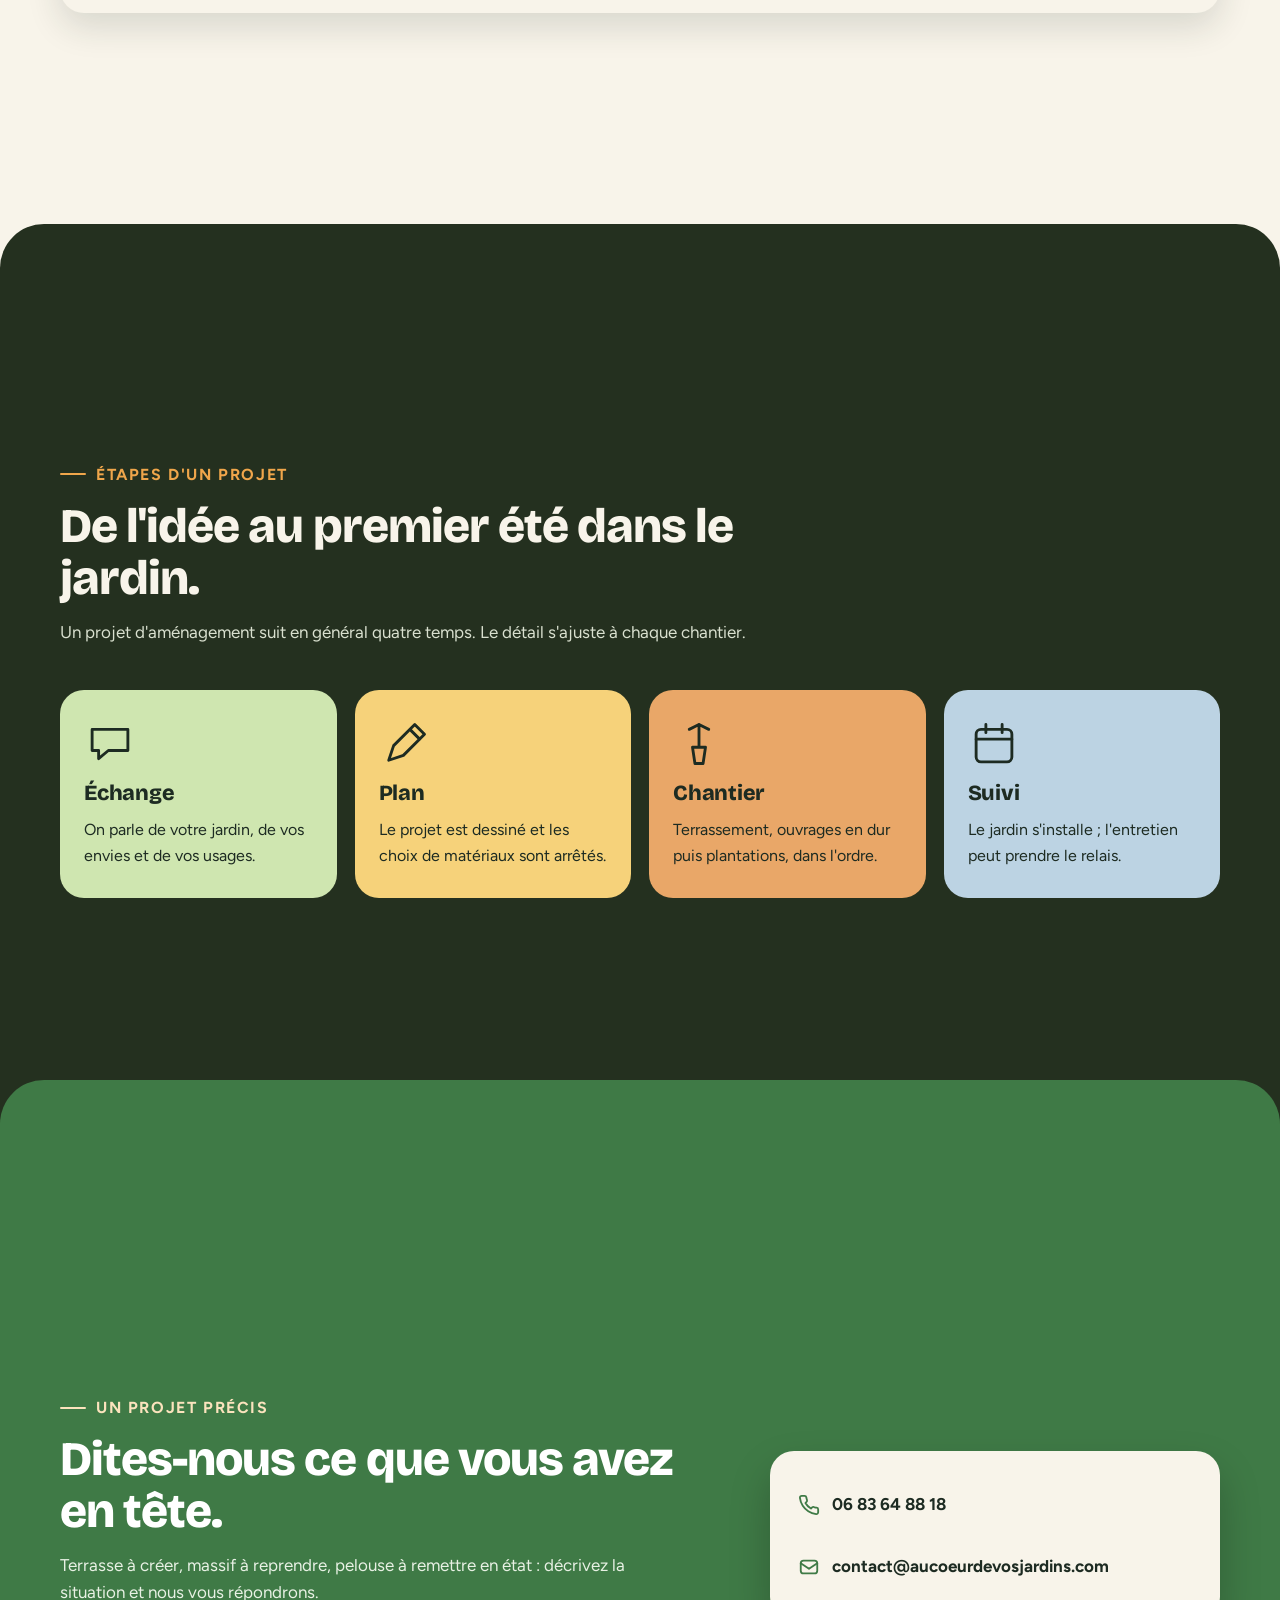
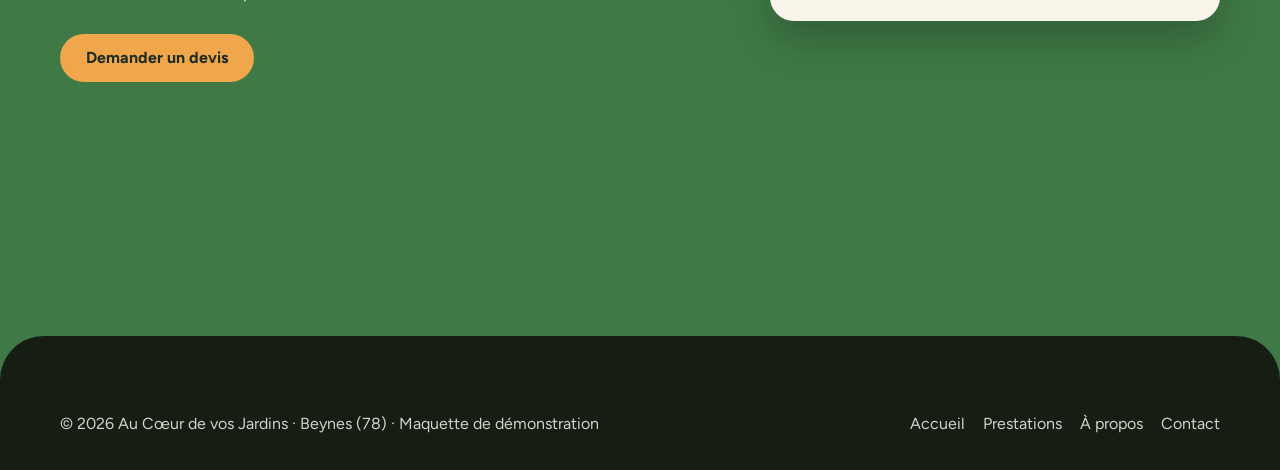
<file: prestations.html>
<!doctype html>
<html lang="fr">
<head>
<meta charset="utf-8">
<meta name="viewport" content="width=device-width,initial-scale=1">
<title>Prestations d'aménagement paysager à Beynes (78) | Au Cœur de vos Jardins</title>
<meta name="description" content="Conception, terrasses, allées, murets, plantations et entretien : les prestations d'Au Cœur de vos Jardins, paysagiste à Beynes (78).">
<meta name="robots" content="noindex, nofollow">
<link rel="icon" href="images/favicon.svg" type="image/svg+xml">
<link rel="preconnect" href="https://fonts.googleapis.com"><link rel="preconnect" href="https://fonts.gstatic.com" crossorigin>
<link href="https://fonts.googleapis.com/css2?family=Bricolage+Grotesque:opsz,wght@12..96,700;12..96,800&family=Figtree:wght@400;600;700&display=swap" rel="stylesheet">
<link rel="stylesheet" href="css/style.css">
</head>
<body>
<a class="skip" href="#contenu">Aller au contenu</a>
<header class="top">
  <div class="wrap">
    <a class="logo" href="https://webaunet.github.io/au-coeur-de-vos-jardins/" aria-label="Au Cœur de vos Jardins, accueil"><svg viewBox="0 0 64 64" aria-hidden="true"><path d="M32 54V32M32 32C32 19 41 13 53 13c0 12-8 19-21 19ZM32 41C32 31 25 27 14 27c0 10 7 14 18 14Z" fill="none" stroke="#3f7a46" stroke-width="4.5" stroke-linecap="round" stroke-linejoin="round"/></svg><span>Au Cœur de vos Jardins<small>Paysagiste · Beynes</small></span></a>
    <nav class="nav" aria-label="Navigation principale"><a href="index.html">Accueil</a><a href="prestations.html" aria-current="page">Prestations</a><a href="a-propos.html">À propos</a><a href="contact.html">Contact</a></nav>
    <div class="top-actions">
      <a class="btn btn-apricot call" href="tel:+33683648818"><svg viewBox="0 0 24 24" fill="none" stroke="currentColor" stroke-width="2" stroke-linecap="round" stroke-linejoin="round" aria-hidden="true"><path d="M22 16.9v3a2 2 0 0 1-2.2 2 19.8 19.8 0 0 1-8.6-3.1 19.5 19.5 0 0 1-6-6A19.8 19.8 0 0 1 2.1 4.2 2 2 0 0 1 4.1 2h3a2 2 0 0 1 2 1.7c.1 1 .4 1.9.7 2.8a2 2 0 0 1-.5 2.1L8.1 9.9a16 16 0 0 0 6 6l1.3-1.3a2 2 0 0 1 2.1-.4c.9.3 1.8.6 2.8.7a2 2 0 0 1 1.7 2Z"/></svg><span>06 83 64 88 18</span></a>
      <button class="burger" type="button" aria-expanded="false" aria-controls="menu" aria-label="Ouvrir le menu"><svg class="b" viewBox="0 0 24 24" fill="none" stroke="currentColor" stroke-width="2.4" stroke-linecap="round"><path d="M4 7h16M4 12h16M4 17h16"/></svg><svg class="x" viewBox="0 0 24 24" fill="none" stroke="currentColor" stroke-width="2.4" stroke-linecap="round"><path d="m6 6 12 12M18 6 6 18"/></svg></button>
    </div>
  </div>
  <nav class="menu" id="menu" aria-label="Menu mobile"><a href="index.html">Accueil</a><a href="prestations.html" aria-current="page">Prestations</a><a href="a-propos.html">À propos</a><a href="contact.html">Contact</a></nav>
</header>
<main id="contenu">
<section class="page-head">
  <div class="wrap ph-grid">
    <div>
      <span class="eyebrow">Prestations</span>
      <h1 style="margin-top:18px">Aménager, planter, <em>entretenir</em>.</h1>
      <p class="lead">Un jardin réussi tient à la cohérence de l'ensemble. Voici les domaines dans lesquels Au Cœur de vos Jardins intervient autour de Beynes.</p>
      <div class="cta"><a class="btn btn-apricot" href="contact.html">Demander un devis</a><a class="btn btn-line" href="tel:+33683648818"><svg viewBox="0 0 24 24" fill="none" stroke="currentColor" stroke-width="2" stroke-linecap="round" stroke-linejoin="round" aria-hidden="true"><path d="M22 16.9v3a2 2 0 0 1-2.2 2 19.8 19.8 0 0 1-8.6-3.1 19.5 19.5 0 0 1-6-6A19.8 19.8 0 0 1 2.1 4.2 2 2 0 0 1 4.1 2h3a2 2 0 0 1 2 1.7c.1 1 .4 1.9.7 2.8a2 2 0 0 1-.5 2.1L8.1 9.9a16 16 0 0 0 6 6l1.3-1.3a2 2 0 0 1 2.1-.4c.9.3 1.8.6 2.8.7a2 2 0 0 1 1.7 2Z"/></svg>Appeler</a></div>
    </div>
    <div class="mosaic">
      <img src="images/allee-dallee.jpg" width="1000" height="545" alt="Allée dallée éclairée le soir devant une maison en pierre, en cours d'aménagement" fetchpriority="high" class="m1">
      <img src="images/nivellement.jpg" width="1000" height="545" alt="Jardinier ratissant une terre fraîchement nivelée au pied d'un massif" fetchpriority="high" class="m2">
      <img src="images/robot-tonte.jpg" width="1000" height="545" alt="Robot tondeuse sur une pelouse bordée d'un muret en pierre et de massifs" fetchpriority="high" class="m3">
    </div>
  </div>
</section>

<section class="band band-cream" id="amenager">
  <div class="wrap">
    <div class="sec-head"><span class="eyebrow">Aménager</span><h2>Donner une structure à votre extérieur.</h2><p>Avant de planter, on dessine : les circulations, les niveaux, les matériaux. C'est là que se joue la tenue du jardin dans le temps.</p></div>
    <div class="trio">
      <article class="panel"><img src="images/conception-chantier.jpg" width="1000" height="545" alt="Plan de jardin consulté sur une tablette avec le jardin aménagé en arrière-plan" loading="lazy"><div class="in"><h3>Conception du jardin</h3><ul class="ticks"><li>Plan de l'espace et des zones de vie</li><li>Choix des matériaux et des végétaux</li><li>Cohérence avec la maison existante</li></ul></div></article>
      <article class="panel"><img src="images/terrasse-bois.jpg" width="1000" height="545" alt="Pose d'une terrasse en bois devant une maison en pierre" loading="lazy"><div class="in"><h3>Terrasses et allées</h3><ul class="ticks"><li>Terrasses en bois ou en dalles</li><li>Allées en pavés, dalles ou stabilisé</li><li>Préparation et nivellement du sol</li></ul></div></article>
      <article class="panel"><img src="images/maconnerie.jpg" width="1000" height="545" alt="Muret en pierre sèche monté autour d'un escalier de jardin" loading="lazy"><div class="in"><h3>Murets et maçonnerie paysagère</h3><ul class="ticks"><li>Murets et soutènements en pierre</li><li>Marches et changements de niveau</li><li>Bordures de massifs</li></ul></div></article>
    </div>
  </div>
</section>

<section class="band band-sage" id="planter">
  <div class="wrap">
    <div class="sec-head"><span class="eyebrow">Planter</span><h2>Des végétaux choisis pour votre terre.</h2></div>
    <article class="row">
      <div class="row-img"><img src="images/plantation.jpg" width="1000" height="545" alt="Jardinier mettant en terre un végétal dans un massif" loading="lazy"></div>
      <div class="row-txt"><h3>Plantations et massifs</h3><p>Arbustes, vivaces et couvre-sols choisis selon l'exposition, le sol et l'entretien que vous souhaitez y consacrer.</p><a class="btn btn-dark" href="contact.html">Parler de mon projet</a></div>
    </article>
  </div>
</section>

<section class="band band-cream" id="entretenir">
  <div class="wrap">
    <div class="sec-head"><span class="eyebrow">Entretenir</span><h2>Garder le jardin net, toute l'année.</h2></div>
    <article class="row rev">
      <div class="row-img duo"><img src="images/tonte.jpg" width="1000" height="545" alt="Tonte d'une pelouse devant une maison en pierre et ses massifs" loading="lazy"><img src="images/taille-haies.jpg" width="1000" height="545" alt="Taille d'une haie de laurier au taille-haie" loading="lazy"></div>
      <div class="row-txt"><h3>Pelouse, haies et entretien</h3><p>Tonte, taille des haies et suivi des espaces verts : un entretien régulier qui préserve le travail d'aménagement.</p><a class="btn btn-dark" href="contact.html">Demander un devis</a></div>
    </article>
  </div>
</section>

<section class="band band-moss" id="etapes">
  <div class="wrap">
    <div class="sec-head"><span class="eyebrow">Étapes d'un projet</span><h2>De l'idée au premier été dans le jardin.</h2><p>Un projet d'aménagement suit en général quatre temps. Le détail s'ajuste à chaque chantier.</p></div>
    <div class="seasons">
      <div class="season s1"><svg viewBox="0 0 64 64" fill="none" stroke="#1d2b22" stroke-width="3.5" stroke-linecap="round" stroke-linejoin="round" aria-hidden="true"><path d="M10 14h44v26H30l-12 10V40H10Z"/></svg><h3>Échange</h3><p>On parle de votre jardin, de vos envies et de vos usages.</p></div>
      <div class="season s2"><svg viewBox="0 0 64 64" fill="none" stroke="#1d2b22" stroke-width="3.5" stroke-linecap="round" stroke-linejoin="round" aria-hidden="true"><path d="M12 52l6-18 26-26 12 12-26 26ZM38 14l12 12"/></svg><h3>Plan</h3><p>Le projet est dessiné et les choix de matériaux sont arrêtés.</p></div>
      <div class="season s3"><svg viewBox="0 0 64 64" fill="none" stroke="#1d2b22" stroke-width="3.5" stroke-linecap="round" stroke-linejoin="round" aria-hidden="true"><path d="M32 8v28M24 36h16l-3 20H27ZM20 14l12-6 12 6"/></svg><h3>Chantier</h3><p>Terrassement, ouvrages en dur puis plantations, dans l'ordre.</p></div>
      <div class="season s4"><svg viewBox="0 0 64 64" fill="none" stroke="#1d2b22" stroke-width="3.5" stroke-linecap="round" stroke-linejoin="round" aria-hidden="true"><rect x="10" y="14" width="44" height="40" rx="6"/><path d="M10 26h44M22 8v10M42 8v10"/></svg><h3>Suivi</h3><p>Le jardin s'installe ; l'entretien peut prendre le relais.</p></div>
    </div>
  </div>
</section>

<section class="band band-leaf" id="devis">
  <div class="wrap cta-band">
    <div><span class="eyebrow">Un projet précis</span><h2 style="margin-top:14px">Dites-nous ce que vous avez en tête.</h2><p>Terrasse à créer, massif à reprendre, pelouse à remettre en état : décrivez la situation et nous vous répondrons.</p><div class="cta" style="margin-top:28px"><a class="btn btn-apricot" href="contact.html">Demander un devis</a></div></div>
    <div class="cta-card"><a class="line" href="tel:+33683648818"><svg viewBox="0 0 24 24" fill="none" stroke="currentColor" stroke-width="2" stroke-linecap="round" stroke-linejoin="round" aria-hidden="true"><path d="M22 16.9v3a2 2 0 0 1-2.2 2 19.8 19.8 0 0 1-8.6-3.1 19.5 19.5 0 0 1-6-6A19.8 19.8 0 0 1 2.1 4.2 2 2 0 0 1 4.1 2h3a2 2 0 0 1 2 1.7c.1 1 .4 1.9.7 2.8a2 2 0 0 1-.5 2.1L8.1 9.9a16 16 0 0 0 6 6l1.3-1.3a2 2 0 0 1 2.1-.4c.9.3 1.8.6 2.8.7a2 2 0 0 1 1.7 2Z"/></svg>06 83 64 88 18</a><a class="line" href="mailto:contact@aucoeurdevosjardins.com"><svg viewBox="0 0 24 24" fill="none" stroke="currentColor" stroke-width="2" stroke-linecap="round" stroke-linejoin="round" aria-hidden="true"><rect x="3" y="5" width="18" height="14" rx="3"/><path d="m3 8 9 6 9-6"/></svg>contact@aucoeurdevosjardins.com</a></div>
  </div>
</section>
</main>
<footer class="foot">
  <div class="wrap">
    <span>© <span id="an">2026</span> Au Cœur de vos Jardins · Beynes (78) · Maquette de démonstration</span>
    <nav aria-label="Pied de page"><a href="index.html">Accueil</a><a href="prestations.html">Prestations</a><a href="a-propos.html">À propos</a><a href="contact.html">Contact</a></nav>
  </div>
</footer>
<script src="js/main.js"></script>
</body>
</html>
</file>
<file: css/style.css>
:root{
  --ink:#1d2b22; --moss:#24301f; --leaf:#3f7a46; --cream:#f8f4ea; --sage:#dde6d0; --apricot:#f0a64b; --apricot-d:#d98a2b; --white:#fff;
  --muted:#4d5b50; --r:44px; --card:24px; --shadow:0 14px 34px rgba(29,43,34,.14);
  --f-head:"Bricolage Grotesque","Trebuchet MS",system-ui,sans-serif; --f-body:"Figtree","Segoe UI",system-ui,sans-serif; --hh:72px;
}
*{box-sizing:border-box;margin:0}
html{scroll-behavior:smooth;scroll-padding-top:88px;color-scheme:light}
body{font-family:var(--f-body);font-size:1.0625rem;line-height:1.6;color:var(--ink);background:var(--moss);-webkit-text-size-adjust:100%}
main{overflow-x:clip}
img{display:block;max-width:100%;height:auto}
a{color:inherit}
h1,h2,h3{font-family:var(--f-head);line-height:1.08;letter-spacing:-.02em;font-weight:800}
h1{font-size:clamp(2.4rem,6.4vw,4.6rem)}
h2{font-size:clamp(1.9rem,4.2vw,3rem)}
h3{font-size:1.35rem;letter-spacing:-.01em}
:focus-visible{outline:3px solid var(--apricot);outline-offset:3px;border-radius:6px}
.wrap{width:min(1160px,100% - 40px);margin-inline:auto}
.skip{position:absolute;left:-999px;top:8px;background:var(--apricot);color:var(--ink);padding:10px 16px;border-radius:999px;z-index:100}
.skip:focus{left:12px}

/* header */
.top{position:sticky;top:0;z-index:50;background:var(--cream);height:var(--hh);border-bottom:1px solid rgba(29,43,34,.1)}
.top .wrap{height:100%;display:flex;align-items:center;gap:14px;justify-content:space-between}
.logo{display:flex;align-items:center;gap:10px;text-decoration:none;font-family:var(--f-head);font-weight:800;font-size:1.05rem;line-height:1.05;letter-spacing:-.01em;min-height:44px}
.logo svg{width:34px;height:34px;flex:none}
.logo small{display:block;font-family:var(--f-body);font-weight:600;font-size:1rem;letter-spacing:0;color:var(--leaf);margin-top:2px}
.nav{display:none}
.nav a{display:inline-flex;align-items:center;min-height:44px;padding:0 14px;border-radius:999px;text-decoration:none;font-weight:600}
.nav a:hover{background:var(--sage)}
.nav a[aria-current=page]{background:var(--moss);color:var(--cream)}
.top-actions{display:flex;align-items:center;gap:8px}
.btn{display:inline-flex;align-items:center;justify-content:center;gap:10px;min-height:48px;padding:0 24px;border-radius:999px;border:2px solid transparent;font:700 1rem/1 var(--f-body);text-decoration:none;cursor:pointer;transition:transform .15s,background .15s,box-shadow .15s}
.btn:hover{transform:translateY(-2px);box-shadow:0 8px 20px rgba(0,0,0,.18)}
.btn-apricot{background:var(--apricot);color:var(--ink)}
.btn-apricot:hover{background:#f6b866}
.btn-line{border-color:currentColor;background:transparent}
.btn-line:hover{background:rgba(255,255,255,.12)}
.btn-dark{background:var(--moss);color:var(--cream)}
.btn-dark:hover{background:#34452c}
.btn svg{width:20px;height:20px;flex:none}
.call{min-height:44px;padding:0 18px}
.call span{display:none}
.burger{width:48px;height:48px;border-radius:50%;border:2px solid var(--moss);background:transparent;display:grid;place-items:center;cursor:pointer;color:var(--moss)}
.burger svg{width:24px;height:24px}
.burger .x{display:none}
.burger[aria-expanded=true] .x{display:block}
.burger[aria-expanded=true] .b{display:none}
.menu{display:none;position:absolute;left:0;right:0;top:var(--hh);background:var(--cream);padding:8px 20px 22px;border-bottom:1px solid rgba(29,43,34,.1);box-shadow:0 20px 30px rgba(0,0,0,.12)}
.menu.open{display:block}
.menu a{display:flex;align-items:center;min-height:52px;font:700 1.25rem var(--f-head);text-decoration:none;border-bottom:1px solid rgba(29,43,34,.1)}
.menu a[aria-current=page]{color:var(--leaf)}
@media (min-width:981px){
  .nav{display:flex;gap:4px}
  .burger,.menu{display:none!important}
  .call span{display:inline}
}
@media (min-width:600px){.call span{display:inline}}

/* bandes : bords courbes superposés */
.band{position:relative;border-radius:var(--r) var(--r) 0 0;margin-top:calc(var(--r) * -1);padding:calc(var(--r) + 72px) 0 calc(var(--r) + 56px);min-height:100svh;display:flex;align-items:center}
.band>.wrap{width:min(1160px,100% - 40px)}
.band-cream{background:var(--cream)}
.band-moss{background:var(--moss);color:var(--cream)}
.band-sage{background:var(--sage)}
.band-leaf{background:var(--leaf);color:var(--white)}
.eyebrow{display:inline-flex;align-items:center;gap:10px;font-weight:700;font-size:1rem;letter-spacing:.1em;text-transform:uppercase;color:var(--leaf)}
.band-moss .eyebrow,.hero .eyebrow{color:var(--apricot)}
.band-leaf .eyebrow{color:#fbe3bd}
.eyebrow::before{content:"";width:26px;height:2px;background:currentColor;border-radius:2px}
.lead{font-size:1.2rem;max-width:56ch}
.sec-head{display:grid;gap:14px;margin-bottom:44px;max-width:760px}
.sec-head p{color:var(--muted)}
.band-moss .sec-head p{color:#d9e0cf}

/* hero */
.hero{background:var(--moss);color:var(--cream);min-height:calc(100svh - var(--hh));padding:48px 0 calc(var(--r) + 48px);display:flex;align-items:center;position:relative}
.hero .wrap{display:grid;gap:44px;align-items:center}
.hero h1 em{font-style:normal;color:var(--apricot)}
.hero .lead{margin:22px 0 32px;color:#e4eadb}
.cta{display:flex;flex-wrap:wrap;gap:12px}
.hero-pts{display:flex;flex-wrap:wrap;gap:10px 22px;margin-top:34px;list-style:none;padding:0;font-weight:600;color:#d9e0cf}
.hero-pts li{display:flex;align-items:center;gap:8px}
.hero-pts li::before{content:"";width:9px;height:9px;border-radius:50%;background:var(--apricot)}
.arch{position:relative;width:min(100%,460px);justify-self:center}
.arch::before{content:"";position:absolute;inset:-10px;border:2px dashed rgba(240,166,75,.7);border-radius:999px 999px 34px 34px;transform:translate(8px,8px)}
.arch img{position:relative;width:100%;aspect-ratio:4/5;object-fit:cover;object-position:35% 50%;border-radius:999px 999px 28px 28px;box-shadow:0 30px 60px rgba(0,0,0,.35)}
.tag{position:absolute;left:-10px;bottom:34px;background:var(--cream);color:var(--ink);padding:12px 18px 12px 16px;border-radius:14px;box-shadow:var(--shadow);transform:rotate(-4deg);font-weight:700;line-height:1.25;border-left:6px solid var(--apricot)}
.tag small{display:block;font-weight:600;color:var(--muted);font-size:1rem}
@media (min-width:900px){.hero .wrap{grid-template-columns:1.1fr .9fr}}

/* cartes domaines */
.cards{display:grid;gap:22px;grid-template-columns:1fr}
@media (min-width:640px){.cards{grid-template-columns:1fr 1fr}}
@media (max-width:959px){.card img{aspect-ratio:16/10}.card .in{padding:16px 18px 20px}.band{padding-top:calc(var(--r) + 48px);padding-bottom:calc(var(--r) + 40px)}.sec-head{margin-bottom:30px}}
@media (min-width:960px){.cards{grid-template-columns:repeat(4,1fr)}}
.card{background:var(--white);border-radius:var(--card);overflow:hidden;box-shadow:var(--shadow);display:flex;flex-direction:column;transition:transform .2s}
.card:hover{transform:translateY(-6px)}
.card img{width:100%;aspect-ratio:4/3;object-fit:cover}
.card .in{padding:22px 22px 26px;display:grid;gap:8px}
.card .n{font-family:var(--f-head);font-weight:800;font-size:1rem;letter-spacing:.1em;color:var(--leaf)}
.card p{color:var(--muted);font-size:1rem}
.more{margin-top:40px}

/* saisons */
.seasons{display:grid;gap:18px;grid-template-columns:1fr}
@media (min-width:640px){.seasons{grid-template-columns:1fr 1fr}}
@media (min-width:960px){.seasons{grid-template-columns:repeat(4,1fr)}}
.season{border-radius:var(--card);padding:28px 24px 30px;color:var(--ink);display:grid;gap:12px;align-content:start}
.season svg{width:52px;height:52px}
.season p{font-size:1rem}
.s1{background:#cfe6b0}.s2{background:#f6d27a}.s3{background:#e9a768}.s4{background:#bcd3e3}

/* à propos */
.about{display:grid;gap:36px;align-items:center}
@media (min-width:900px){.about{grid-template-columns:.9fr 1.1fr;gap:56px}}
.about-photo{position:relative}
.about-photo img{width:100%;aspect-ratio:4/3.4;object-fit:cover;border-radius:var(--card);box-shadow:var(--shadow)}
.about-card{background:var(--white);border-radius:var(--card);padding:34px 30px;box-shadow:var(--shadow);display:grid;gap:16px}
.facts{display:grid;grid-template-columns:1fr 1fr;gap:12px;margin-top:6px}
.fact{background:var(--cream);border-radius:16px;padding:14px 16px}
.fact b{display:block;font-family:var(--f-head);font-size:1.5rem;line-height:1.1}
.fact span{font-size:1rem;color:var(--muted)}

/* contact / CTA */
.cta-band{display:grid;gap:34px;align-items:center}
@media (min-width:900px){.cta-band{grid-template-columns:1.2fr .8fr}}
.cta-band p{color:#e8f1e4;margin-top:14px;max-width:52ch}
.cta-card{background:var(--cream);color:var(--ink);border-radius:var(--card);padding:30px 28px;display:grid;gap:14px;box-shadow:0 20px 40px rgba(0,0,0,.22)}
.cta-card a.line{display:flex;align-items:center;gap:12px;min-height:48px;font-weight:700;text-decoration:none;word-break:break-word}
.cta-card a.line:hover{color:var(--leaf)}
.cta-card svg{width:22px;height:22px;flex:none;color:var(--leaf)}

/* footer */
.foot{background:#161e13;color:#cdd6c4;border-radius:var(--r) var(--r) 0 0;margin-top:calc(var(--r) * -1);position:relative;padding:calc(var(--r) + 22px) 0 24px;font-size:1rem}
.foot .wrap{display:flex;flex-wrap:wrap;gap:10px 28px;justify-content:space-between;align-items:center}
.foot a{text-decoration:none;display:inline-flex;align-items:center;min-height:44px}
.foot a:hover{color:var(--apricot)}
.foot nav{display:flex;flex-wrap:wrap;gap:0 18px}

@media (prefers-reduced-motion:reduce){*{transition:none!important;scroll-behavior:auto!important}}

/* mobile compact */
@media (max-width:639px){
  .hero{padding-top:32px}
  .hero-pts{display:none}
  .hero .lead{margin:16px 0 24px;font-size:1.1rem}
  .arch{width:68%}
  .arch img{aspect-ratio:1/1}
  .cards{gap:14px}
  .card{flex-direction:row;align-items:stretch}
  .card img{width:38%;aspect-ratio:auto;height:auto;object-fit:cover}
  .card .in{padding:14px 16px;align-content:center;gap:4px}
  .card p{font-size:1rem}
  .more{margin-top:26px}
  .seasons{grid-template-columns:1fr 1fr;gap:12px}
  .season{padding:18px 16px 20px;gap:8px}
  .season svg{width:38px;height:38px}
  .season h3{font-size:1.2rem}
  .about{gap:24px}
  .about-photo img{aspect-ratio:16/10}
  .about-card{padding:24px 22px;gap:12px}
  .cta-band{gap:24px}
  .cta-card{padding:22px 20px}
}

@media (max-width:959px){
  .card{flex-direction:row;align-items:stretch}
  .card img{width:40%;aspect-ratio:auto;height:auto;object-fit:cover}
  .card .in{padding:14px 16px;align-content:center;gap:4px}
  .about-photo img{aspect-ratio:16/10}
}
@media (max-width:639px){#prestations .sec-head p{display:none}#prestations .sec-head{margin-bottom:22px}}
@media (min-width:960px){.band{padding-top:calc(var(--r) + 56px);padding-bottom:calc(var(--r) + 44px)}}

@media (max-width:639px){.card .n{display:none}.card img{width:34%}#prestations.band{padding-top:calc(var(--r) + 28px);padding-bottom:calc(var(--r) + 24px)}}
@media (max-width:639px){.cta-card svg{display:none}.cta-card a.line{font-weight:600;letter-spacing:-.01em}}

/* ===== pages intérieures ===== */
.page-head{background:var(--moss);color:var(--cream);min-height:calc(100svh - var(--hh));padding:48px 0 calc(var(--r) + 48px);display:flex;align-items:center;position:relative}
.page-head .eyebrow{color:var(--apricot)}
.page-head h1 em{font-style:normal;color:var(--apricot)}
.page-head .lead{margin:20px 0 30px;color:#e4eadb}
.ph-grid{display:grid;gap:40px;align-items:center;width:min(1160px,100% - 40px)}
@media (min-width:900px){.ph-grid{grid-template-columns:1.05fr .95fr}}
.page-head .arch{width:min(100%,420px)}
.mosaic{display:grid;grid-template-columns:1.1fr .9fr;grid-template-rows:1fr 1fr;gap:12px;aspect-ratio:1/1;width:min(100%,520px);justify-self:center}
.mosaic img{width:100%;height:100%;object-fit:cover;border-radius:22px;box-shadow:0 18px 40px rgba(0,0,0,.3)}
.mosaic .m1{grid-row:1/3;border-radius:999px 999px 22px 22px;object-position:30% 50%}
.btn-line.dark{color:var(--ink)}
.btn-line.dark:hover{background:rgba(29,43,34,.08)}
.tiles{display:grid;gap:14px;grid-template-columns:1fr;margin-top:8px}
@media (min-width:900px){.tiles{grid-template-columns:repeat(3,1fr)}}
.tile{display:flex;align-items:center;gap:16px;background:rgba(248,244,234,.08);border:1px solid rgba(248,244,234,.22);border-radius:var(--card);padding:20px 22px;text-decoration:none;color:var(--cream);font-family:var(--f-head);font-weight:800;font-size:1.2rem;line-height:1.2;min-height:88px;word-break:break-word}
a.tile:hover{background:rgba(248,244,234,.16)}
.tile svg{width:30px;height:30px;color:var(--apricot);flex:none}
.tile small{display:block;font-family:var(--f-body);font-weight:600;font-size:1rem;color:#cdd6c4}
.trio{display:grid;gap:22px;grid-template-columns:1fr}
@media (min-width:900px){.trio{grid-template-columns:repeat(3,1fr)}}
.panel{background:var(--white);border-radius:var(--card);overflow:hidden;box-shadow:var(--shadow);display:flex;flex-direction:column}
.panel img{width:100%;aspect-ratio:16/10;object-fit:cover}
.panel .in{padding:22px 24px 26px;display:grid;gap:12px}
.ticks{list-style:none;padding:0;display:grid;gap:8px;color:var(--muted)}
.ticks li{display:flex;gap:10px;align-items:flex-start}
.ticks li::before{content:"";flex:none;width:10px;height:10px;border-radius:50%;background:var(--apricot);margin-top:.5em}
@media (max-width:899px){.panel{flex-direction:row}.panel img{width:38%;aspect-ratio:auto;height:auto}.panel .in{padding:16px 18px;align-content:center}}
@media (max-width:639px){.panel{flex-direction:column}.panel img{width:100%;aspect-ratio:16/8}}
.rows{display:grid;gap:28px}
.row{display:grid;gap:22px;align-items:center;background:var(--cream);border-radius:var(--card);padding:18px;box-shadow:var(--shadow)}
@media (min-width:900px){.row{grid-template-columns:1fr 1fr;gap:40px;padding:22px 34px 22px 22px}.row.rev{grid-template-columns:1fr 1fr}.row.rev .row-img{order:2}.row.rev{padding:22px 22px 22px 34px}}
.row-img img{width:100%;aspect-ratio:16/9;object-fit:cover;border-radius:18px}
.row-img.duo{display:grid;grid-template-columns:1fr 1fr;gap:10px}
.row-img.duo img{aspect-ratio:3/4}
.row-txt{display:grid;gap:14px;justify-items:start}
.row-txt p{color:var(--muted)}
.seasons.three{grid-template-columns:1fr}
@media (min-width:760px){.seasons.three{grid-template-columns:repeat(3,1fr)}}
@media (max-width:639px){.seasons.three{grid-template-columns:1fr}}
.idcards{display:grid;gap:14px;grid-template-columns:1fr 1fr}
@media (min-width:900px){.idcards{grid-template-columns:repeat(3,1fr)}}
.idc{background:var(--white);border-radius:var(--card);padding:24px 22px;box-shadow:var(--shadow);display:grid;gap:6px;align-content:center;min-height:120px}
.idc span{font-weight:700;letter-spacing:.08em;text-transform:uppercase;font-size:1rem;color:var(--leaf)}
.idc b{font-family:var(--f-head);font-size:1.4rem;line-height:1.15}
.principles .pr{background:rgba(248,244,234,.07);border:1px solid rgba(248,244,234,.18);border-radius:var(--card);padding:28px 24px;display:grid;gap:12px;align-content:start}
.principles .pr svg{width:52px;height:52px}
.principles .pr p{color:#d9e0cf}
.line-link{display:flex;align-items:center;gap:12px;min-height:48px;font-weight:700;text-decoration:none}
.line-link svg{width:22px;height:22px;color:var(--leaf)}
.line-link:hover{color:var(--leaf)}

/* contact */
.contact-grid{display:grid;gap:34px;align-items:start;width:min(1160px,100% - 40px)}
@media (min-width:960px){.contact-grid{grid-template-columns:1.25fr .75fr;gap:48px}}
.form-card{background:var(--white);border-radius:var(--card);padding:34px 30px;box-shadow:var(--shadow);display:grid;gap:20px}
.form-card form{display:grid;gap:18px}
.field{display:grid;gap:6px}
.field label{font-weight:700;font-size:1rem}
.field .opt{font-weight:400;color:var(--muted)}
.field input,.field select,.field textarea{width:100%;min-height:48px;padding:12px 16px;font:400 1rem/1.4 var(--f-body);color:var(--ink);background:var(--cream);border:2px solid #c9d3be;border-radius:14px}
.field textarea{min-height:110px;resize:vertical}
.field input:focus-visible,.field select:focus-visible,.field textarea:focus-visible{outline:3px solid var(--apricot);outline-offset:1px;border-color:var(--leaf)}
.field [aria-invalid=true]{border-color:#b3261e}
.err{color:#b3261e;font-weight:600;font-size:1rem;min-height:0}
.err:empty{display:none}
.btn.full{width:100%}
.recap{background:var(--sage);border-radius:18px;padding:22px;display:grid;gap:14px}
.recap[hidden]{display:none}
.recap pre{white-space:pre-wrap;word-break:break-word;font:400 1rem/1.5 var(--f-body);background:var(--white);border-radius:14px;padding:16px}
.recap .cta .btn{flex:1 1 200px}
.ok{font-weight:700;color:var(--leaf);min-height:1.5em}
.side{display:grid;gap:16px;align-content:start}
.side p{color:var(--muted)}
.side-photo img{width:100%;aspect-ratio:4/3;object-fit:cover;border-radius:var(--card);box-shadow:var(--shadow)}
@media (max-width:639px){.form-card{padding:24px 18px}.page-head{padding-top:32px}.page-head .lead{margin:16px 0 22px;font-size:1.1rem}.mosaic{width:86%}.tile{padding:14px 16px;min-height:72px;font-size:1.1rem}.idc{padding:16px;min-height:96px}.idc b{font-size:1.2rem}}

/* ajustements hauteur */
.row .row-img img{aspect-ratio:16/9}
.row-img.duo img{aspect-ratio:4/3}
@media (min-width:640px){.row{grid-template-columns:1fr 1fr;gap:28px}.row.rev .row-img{order:2}}
@media (max-width:639px){.panel{flex-direction:row}.panel img{width:34%;aspect-ratio:auto;height:auto}.panel .in{padding:14px 16px;gap:8px}.ticks{gap:4px}.row-img.duo img{aspect-ratio:1/1}}
@media (max-width:959px){.side-photo{display:none}.side{gap:10px}}
@media (max-width:639px){.principles .pr{padding:18px 18px;gap:6px}.principles .pr svg{width:38px;height:38px}}
@media (max-width:639px){
  .ticks li:nth-child(3){display:none}
  #amenager .sec-head p{display:none}
  #amenager .sec-head{margin-bottom:22px}
  #amenager.band,#formulaire.band{padding-top:calc(var(--r) + 24px);padding-bottom:calc(var(--r) + 24px)}
  .side{display:none}
  .form-card{gap:12px}.form-card form{gap:12px}.field textarea{min-height:80px}
  .form-card h2{font-size:1.6rem}
}
@media (min-width:640px) and (max-width:899px){
  .arch{width:min(100%,290px)}.arch img{aspect-ratio:1/1}
  .hero .lead{margin:16px 0 22px}.hero{padding-top:32px}
  .about-photo img{aspect-ratio:16/8}.about-card{padding:26px 28px;gap:12px}
  #formulaire.band{padding-top:calc(var(--r) + 40px);padding-bottom:calc(var(--r) + 36px)}
}
@media (max-width:639px){.card .in{padding:12px 14px}}
@media (max-width:899px){
  .hero-pts{display:none}
  .about-photo img{aspect-ratio:21/8}.about-card{padding:22px 24px;gap:10px}
  .form-card{padding:24px 24px;gap:12px}.form-card form{gap:12px}.field textarea{min-height:80px}
}
@media (min-width:640px) and (max-width:899px){.arch{width:min(100%,230px)}.hero h1{font-size:clamp(2.2rem,5.2vw,3.2rem)}}
</file>
